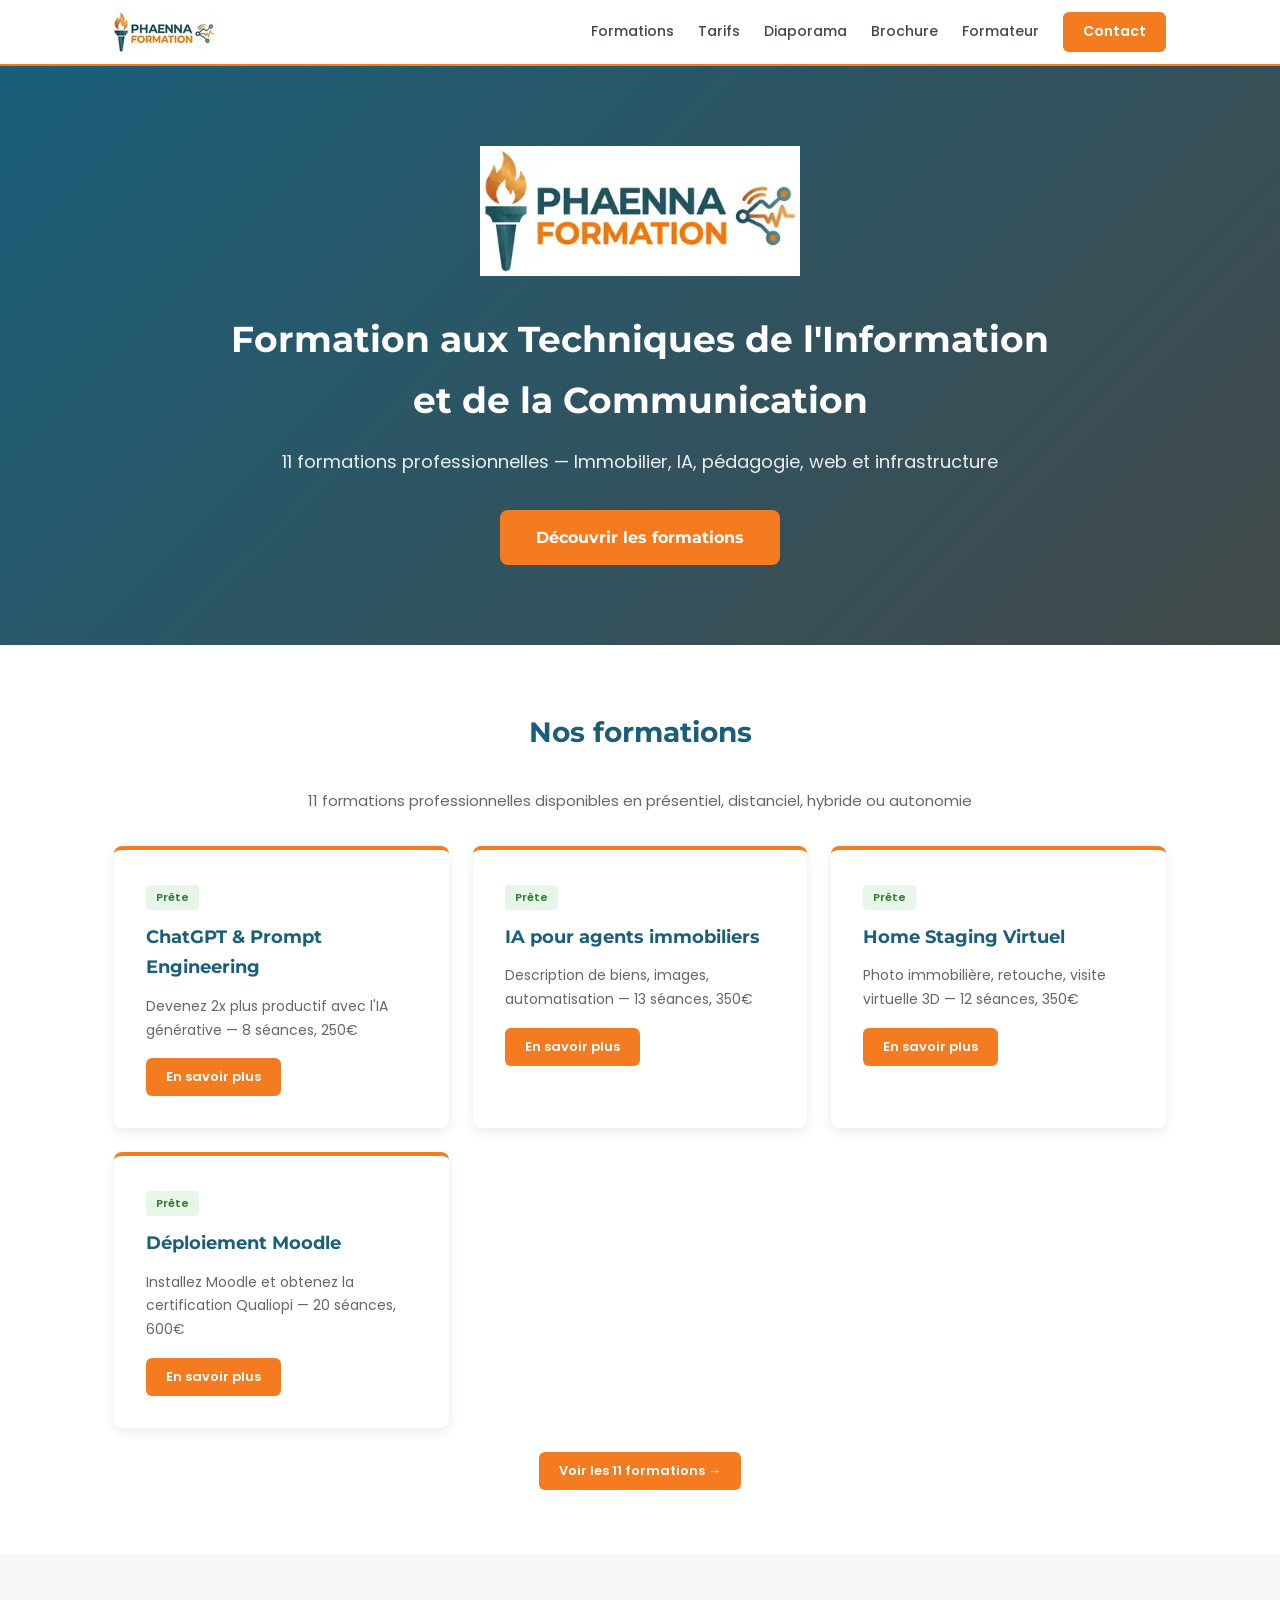
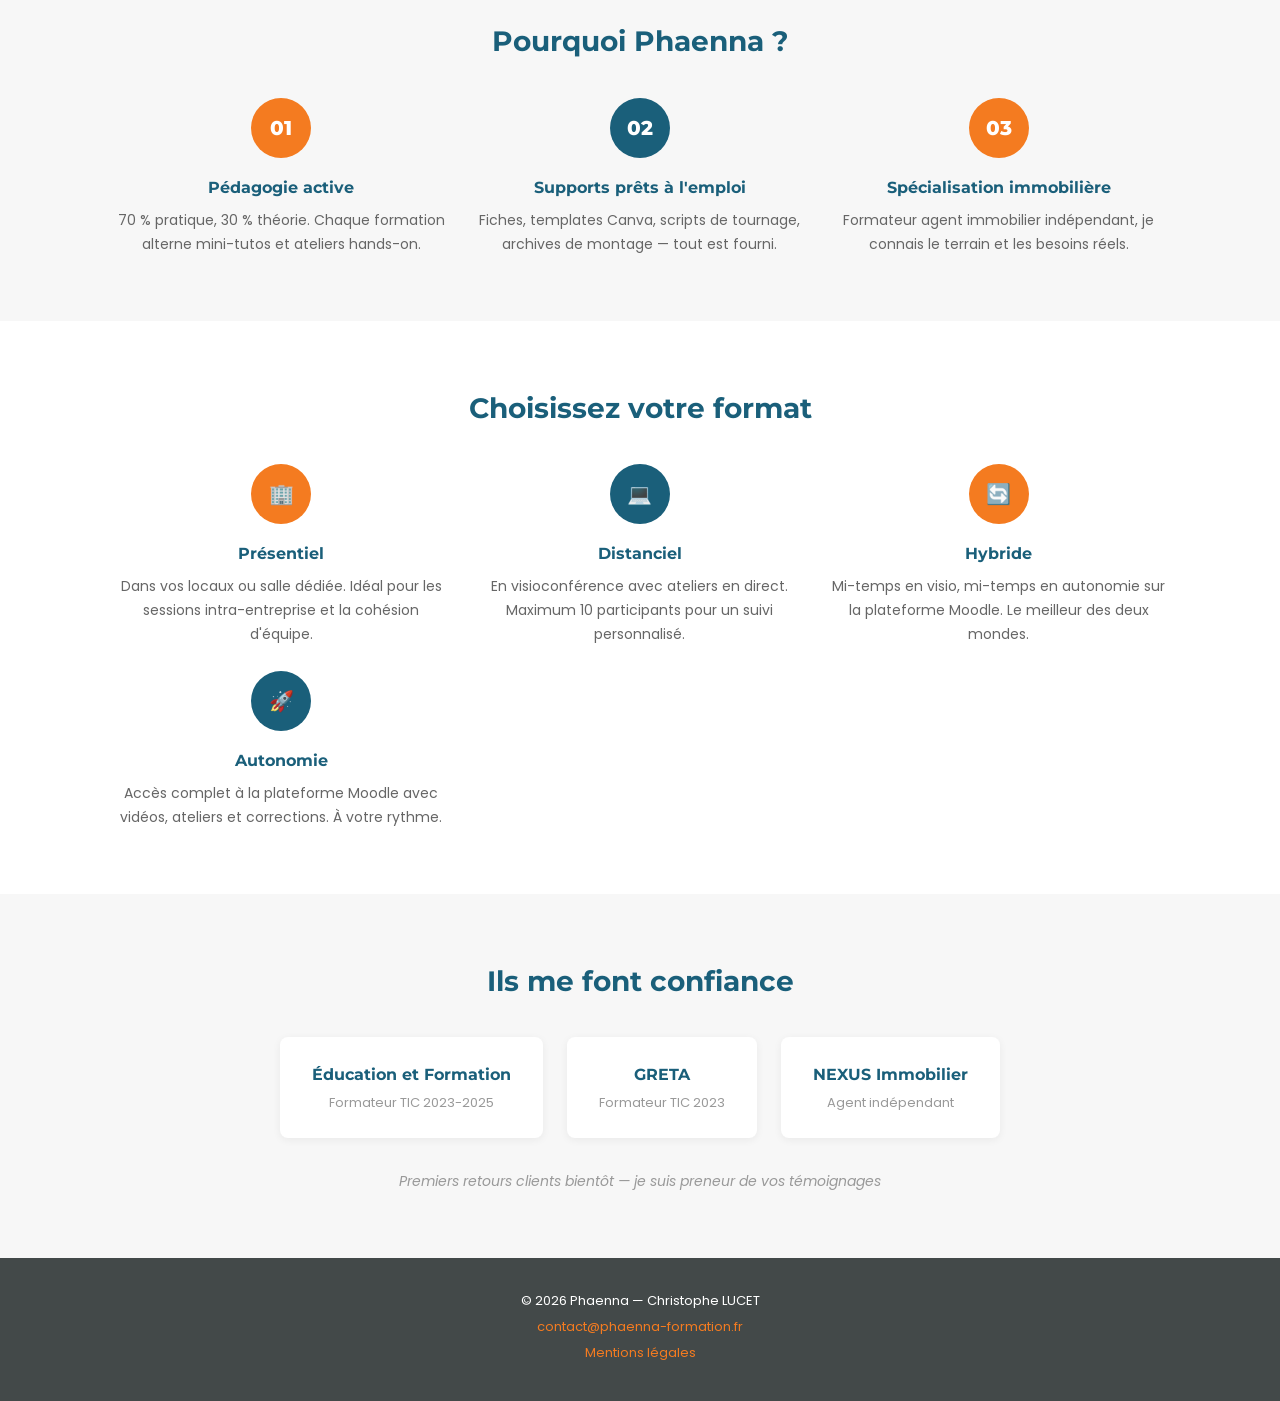
<file: index.html>
<!DOCTYPE html>
<html lang="fr">
<head>
  <meta charset="UTF-8">
<script async src="http://192.168.1.16:3000/script.js" data-website-id="bd9414ff-f8d8-4241-8ed2-ef2ad8c1cb50"></script>
<meta name="robots" content="noindex, nofollow">
<meta property="og:title" content="Phaenna — Formation aux TIC">
<meta property="og:description" content="Formation aux Techniques de l'Information et de la Communication">
<meta property="og:image" content="https://www.phaenna-formation.fr/assets/LOGO_PHAENNA.png">
<meta property="og:url" content="https://www.phaenna-formation.fr">
<meta property="og:type" content="website">
  <meta name="viewport" content="width=device-width, initial-scale=1.0">
  <title>Phaenna — Formation aux TIC</title>
  <link rel="icon" href="assets/LOGO_PHAENNA_FAVICON.png">
  <link rel="stylesheet" href="css/style.css">
</head>
<body>
  <nav>
    <div class="nav-inner">
      <a href="index.html" class="logo"><img src="assets/LOGO_PHAENNA_NAV.webp" alt="Phaenna" class="nav-logo-full"></a>
      <div class="nav-links">
        <a href="formations.html">Formations</a>
        <a href="tarifs.html">Tarifs</a>
        <a href="diaporama.html">Diaporama</a>
        <a href="brochure.html">Brochure</a>
        <a href="formateur.html">Formateur</a>
        <a href="contact.html" class="btn-nav">Contact</a>
      </div>
    </div>
  </nav>

  <section class="hero">
    <div class="hero-content">
      <img src="assets/LOGO_PHAENNA.webp" alt="Phaenna" class="hero-logo">
      <h1>Formation aux Techniques de l'Information<br>et de la Communication</h1>
      <p class="hero-sub">11 formations professionnelles — Immobilier, IA, pédagogie, web et infrastructure</p>
      <a href="formations.html" class="btn">Découvrir les formations</a>
    </div>
  </section>

  <section class="section">
    <div class="inner">
      <h2>Nos formations</h2>
      <p style="text-align:center;margin-bottom:32px;font-size:15px;color:#666;">11 formations professionnelles disponibles en présentiel, distanciel, hybride ou autonomie</p>
      <div class="cards">
        <div class="card">
          <div class="card-badge ready">Prête</div>
          <h3>ChatGPT & Prompt Engineering</h3>
          <p>Devenez 2x plus productif avec l'IA générative — 8 séances, 250€</p>
          <a href="formations.html" class="btn-small">En savoir plus</a>
        </div>
        <div class="card">
          <div class="card-badge ready">Prête</div>
          <h3>IA pour agents immobiliers</h3>
          <p>Description de biens, images, automatisation — 13 séances, 350€</p>
          <a href="formations.html" class="btn-small">En savoir plus</a>
        </div>
        <div class="card">
          <div class="card-badge ready">Prête</div>
          <h3>Home Staging Virtuel</h3>
          <p>Photo immobilière, retouche, visite virtuelle 3D — 12 séances, 350€</p>
          <a href="formations.html" class="btn-small">En savoir plus</a>
        </div>
        <div class="card">
          <div class="card-badge ready">Prête</div>
          <h3>Déploiement Moodle</h3>
          <p>Installez Moodle et obtenez la certification Qualiopi — 20 séances, 600€</p>
          <a href="formations.html" class="btn-small">En savoir plus</a>
        </div>
      </div>
      <p style="text-align:center;margin-top:24px;"><a href="formations.html" class="btn-small" style="background:#F47B20;">Voir les 11 formations →</a></p>
    </div>
  </section>

  <section class="section alt">
    <div class="inner">
      <h2>Pourquoi Phaenna ?</h2>
      <div class="why-grid">
        <div class="why-item">
          <div class="why-icon" style="background:#F47B20;">01</div>
          <h3>Pédagogie active</h3>
          <p>70 % pratique, 30 % théorie. Chaque formation alterne mini-tutos et ateliers hands-on.</p>
        </div>
        <div class="why-item">
          <div class="why-icon" style="background:#1A5F7A;">02</div>
          <h3>Supports prêts à l'emploi</h3>
          <p>Fiches, templates Canva, scripts de tournage, archives de montage — tout est fourni.</p>
        </div>
        <div class="why-item">
          <div class="why-icon" style="background:#F47B20;">03</div>
          <h3>Spécialisation immobilière</h3>
          <p>Formateur agent immobilier indépendant, je connais le terrain et les besoins réels.</p>
        </div>
      </div>
    </div>
  </section>

  <section class="section">
    <div class="inner">
      <h2>Choisissez votre format</h2>
      <div class="why-grid">
        <div class="why-item">
          <div class="why-icon" style="background:#F47B20;">🏢</div>
          <h3>Présentiel</h3>
          <p>Dans vos locaux ou salle dédiée. Idéal pour les sessions intra-entreprise et la cohésion d'équipe.</p>
        </div>
        <div class="why-item">
          <div class="why-icon" style="background:#1A5F7A;">💻</div>
          <h3>Distanciel</h3>
          <p>En visioconférence avec ateliers en direct. Maximum 10 participants pour un suivi personnalisé.</p>
        </div>
        <div class="why-item">
          <div class="why-icon" style="background:#F47B20;">🔄</div>
          <h3>Hybride</h3>
          <p>Mi-temps en visio, mi-temps en autonomie sur la plateforme Moodle. Le meilleur des deux mondes.</p>
        </div>
        <div class="why-item">
          <div class="why-icon" style="background:#1A5F7A;">🚀</div>
          <h3>Autonomie</h3>
          <p>Accès complet à la plateforme Moodle avec vidéos, ateliers et corrections. À votre rythme.</p>
        </div>
      </div>
    </div>
  </section>

  <section class="section alt" id="confiance">
    <div class="inner">
      <h2>Ils me font confiance</h2>
      <div style="display:flex;gap:24px;justify-content:center;align-items:center;flex-wrap:wrap;text-align:center;">
        <div style="padding:24px 32px;background:#fff;border-radius:8px;box-shadow:0 2px 8px rgba(0,0,0,0.06);min-width:180px;">
          <strong style="color:#1A5F7A;font-family:Montserrat;">Éducation et Formation</strong>
          <p style="font-size:13px;color:#999;margin-top:4px;">Formateur TIC 2023-2025</p>
        </div>
        <div style="padding:24px 32px;background:#fff;border-radius:8px;box-shadow:0 2px 8px rgba(0,0,0,0.06);min-width:180px;">
          <strong style="color:#1A5F7A;font-family:Montserrat;">GRETA</strong>
          <p style="font-size:13px;color:#999;margin-top:4px;">Formateur TIC 2023</p>
        </div>
        <div style="padding:24px 32px;background:#fff;border-radius:8px;box-shadow:0 2px 8px rgba(0,0,0,0.06);min-width:180px;">
          <strong style="color:#1A5F7A;font-family:Montserrat;">NEXUS Immobilier</strong>
          <p style="font-size:13px;color:#999;margin-top:4px;">Agent indépendant</p>
        </div>
      </div>
      <p style="text-align:center;font-style:italic;margin-top:32px;color:#999;font-size:14px;">
        Premiers retours clients bientôt — je suis preneur de vos témoignages
      </p>
    </div>
  </section>

  <footer>
    <div class="inner">
      <p>&copy; 2026 Phaenna — Christophe LUCET</p>
      <p><a href="mailto:contact@phaenna-formation.fr">contact@phaenna-formation.fr</a></p>
    </div>
  <p><a href="mentions-legales.html">Mentions légales</a></p>
</footer>
</body>
</html>
</file>
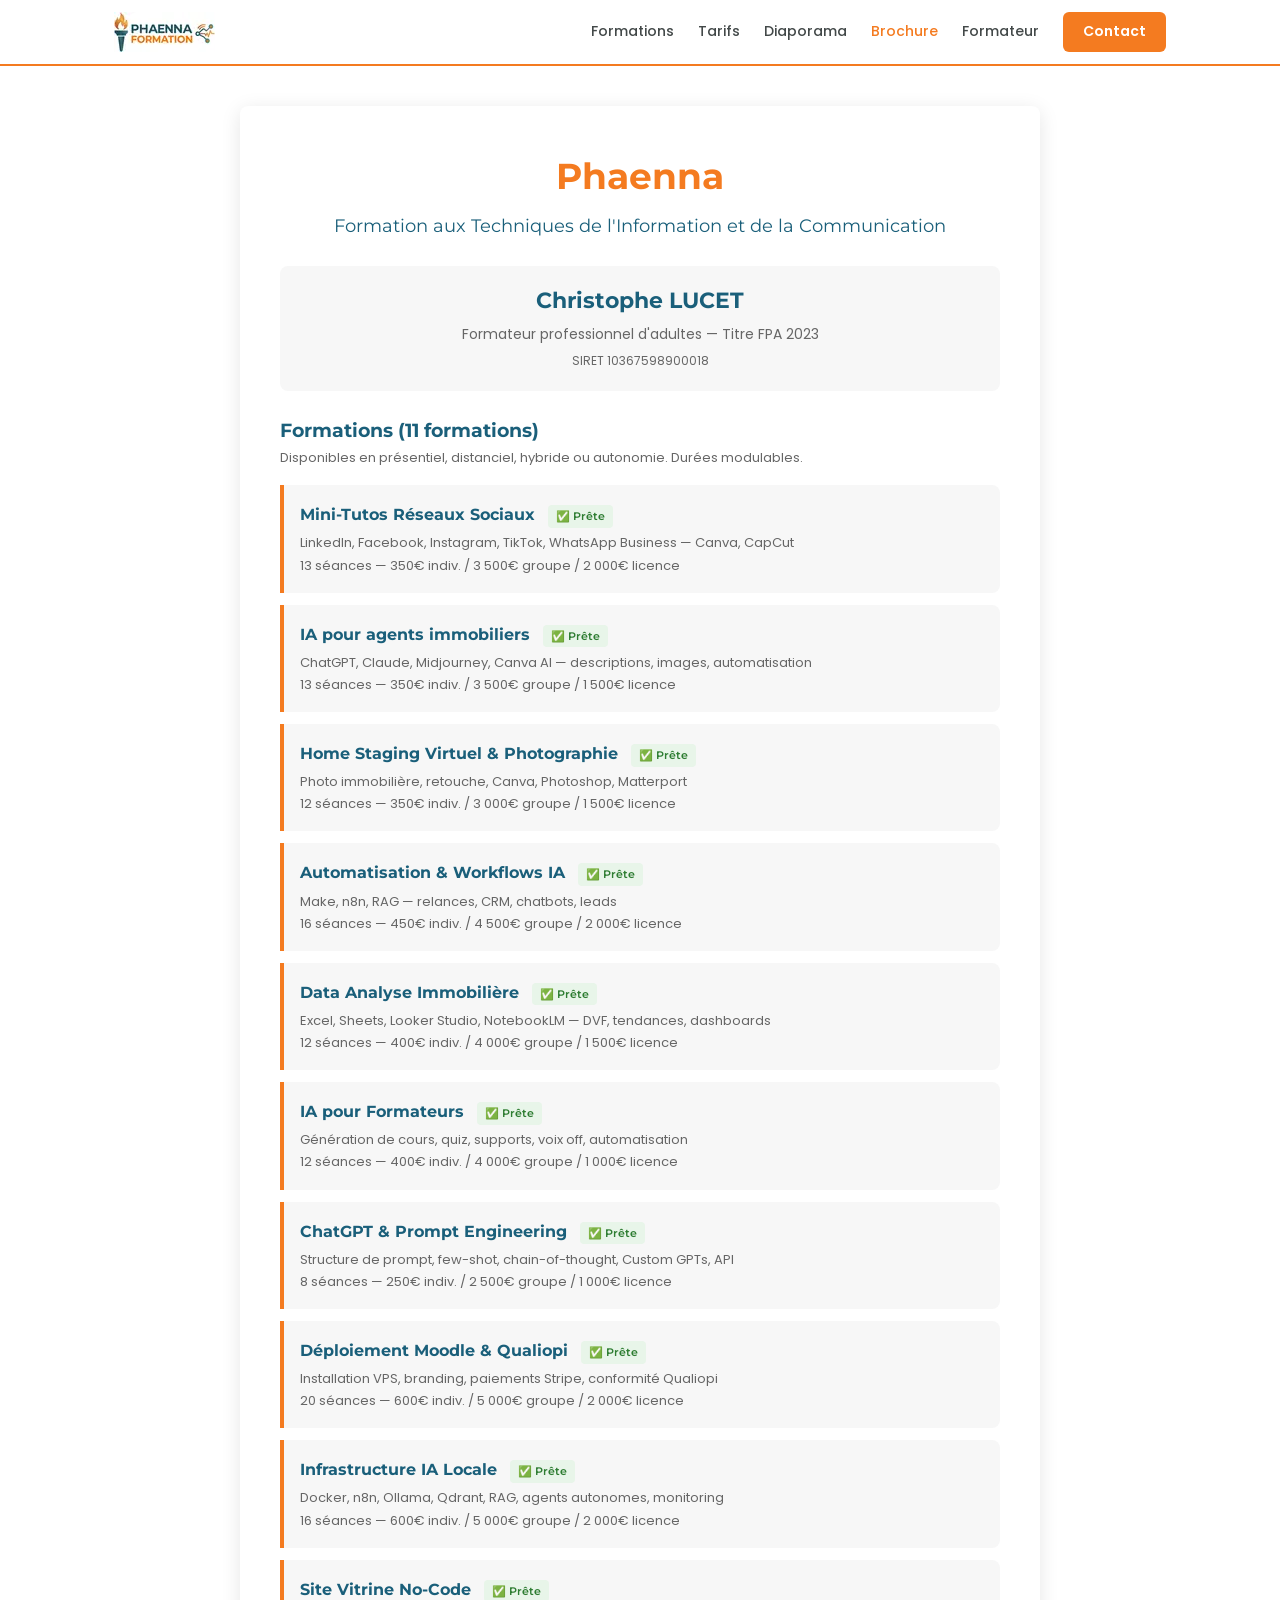
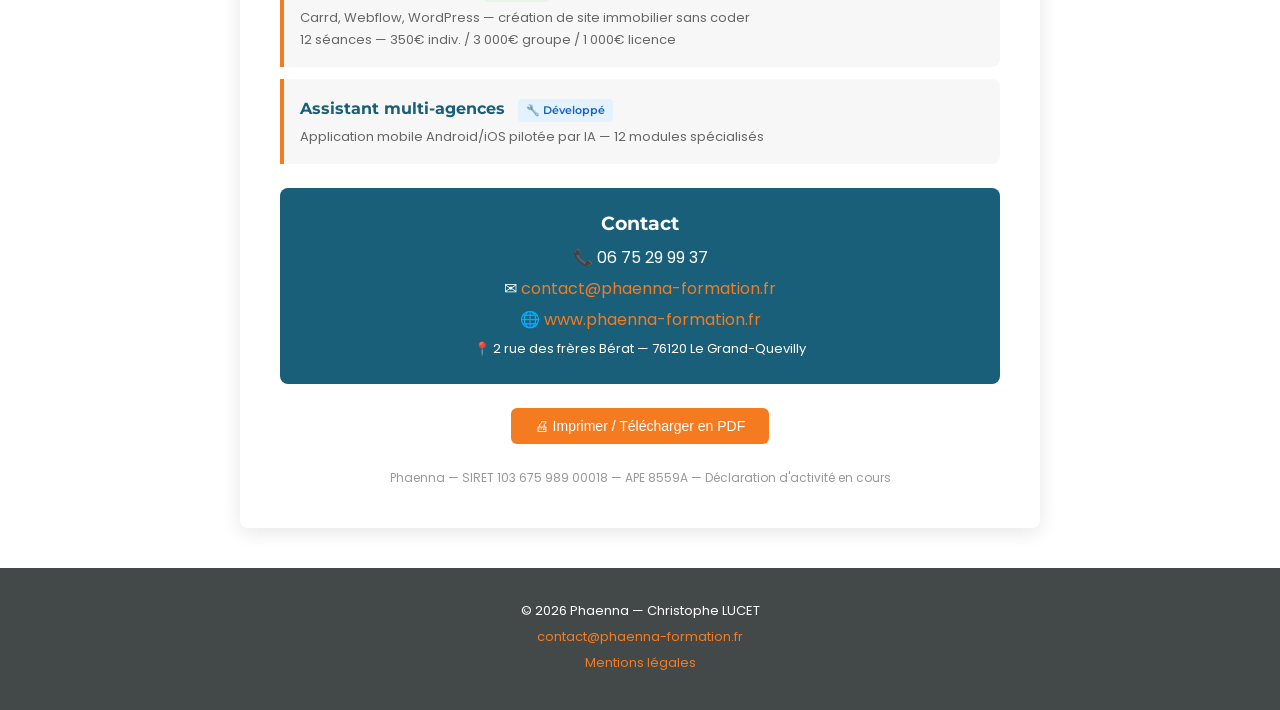
<file: brochure.html>
<!DOCTYPE html>
<html lang="fr">
<head>
  <meta charset="UTF-8">
<script async src="http://192.168.1.16:3000/script.js" data-website-id="bd9414ff-f8d8-4241-8ed2-ef2ad8c1cb50"></script>
<meta name="robots" content="noindex, nofollow">
<meta property="og:title" content="Phaenna — Formation aux TIC">
<meta property="og:description" content="Formation aux Techniques de l'Information et de la Communication">
<meta property="og:image" content="https://www.phaenna-formation.fr/assets/LOGO_PHAENNA.png">
<meta property="og:url" content="https://www.phaenna-formation.fr">
<meta property="og:type" content="website">
  <meta name="viewport" content="width=device-width, initial-scale=1.0">
  <title>Brochure — Phaenna</title>
  <link rel="icon" href="assets/LOGO_PHAENNA_FAVICON.png">
  <link rel="stylesheet" href="css/style.css">
  <style>
    .brochure {
      max-width: 800px; margin: 40px auto; padding: 40px;
      background: #fff; box-shadow: 0 4px 20px rgba(0,0,0,0.1); border-radius: 8px;
    }
    .brochure h1 { font-size: 36px; color: #F47B20; text-align: center; margin-bottom: 0; }
    .brochure h2 { font-size: 18px; color: #1A5F7A; text-align: center; margin-top: 4px; font-weight: 400; }
    .brochure .formateur { text-align: center; margin: 24px 0; padding: 16px; background: #F7F7F7; border-radius: 8px; }
    .brochure .formateur h3 { margin: 0; font-size: 22px; color: #1A5F7A; }
    .brochure .formateur p { margin: 4px 0; font-size: 14px; color: #666; }
    .brochure .formations { margin: 24px 0; }
    .brochure .formation-card { padding: 16px; margin-bottom: 12px; border-left: 4px solid #F47B20; background: #F7F7F7; border-radius: 0 8px 8px 0; }
    .brochure .formation-card h4 { margin: 0 0 4px; font-size: 16px; }
    .brochure .formation-card .badge { display: inline-block; padding: 2px 8px; border-radius: 4px; font-size: 11px; font-weight: 600; margin-left: 8px; }
    .badge-ready { background: #E8F5E9; color: #2E7D32; }
    .badge-progress { background: #FFF3E0; color: #E65100; }
    .badge-planned { background: #E3F2FD; color: #1565C0; }
    .brochure .parcours { margin: 24px 0; }
    .brochure .parcours table { width: 100%; font-size: 14px; }
    .brochure .parcours th { text-align: left; background: #1A5F7A; color: #fff; padding: 8px 12px; }
    .brochure .parcours td { padding: 8px 12px; border-bottom: 1px solid #eee; }
    .brochure .contact { margin: 24px 0; padding: 20px; background: #1A5F7A; color: #fff; border-radius: 8px; text-align: center; }
    .brochure .contact a { color: #F47B20; }
    .brochure .footer { text-align: center; font-size: 12px; color: #999; margin-top: 24px; }
    .print-btn { text-align: center; margin: 20px 0; }
    .print-btn button { background: #F47B20; color: #fff; border: none; padding: 10px 24px; border-radius: 6px; font-size: 14px; cursor: pointer; }
    .print-btn button:hover { background: #FF9F1C; }
    @media print { .print-btn { display: none; } .brochure { box-shadow: none; padding: 20px; } }
  </style>
</head>
<body>
  <nav>
    <div class="nav-inner">
      <a href="index.html" class="logo"><img src="assets/LOGO_PHAENNA_NAV.webp" alt="Phaenna" class="nav-logo-full"></a>
      <div class="nav-links">
        <a href="formations.html">Formations</a>
        <a href="tarifs.html">Tarifs</a>
        <a href="diaporama.html">Diaporama</a>
        <a href="brochure.html" class="active">Brochure</a>
        <a href="formateur.html">Formateur</a>
        <a href="contact.html" class="btn-nav">Contact</a>
      </div>
    </div>
  </nav>

  <div class="brochure">
    <h1>Phaenna</h1>
    <h2>Formation aux Techniques de l'Information et de la Communication</h2>

    <div class="formateur">
      <h3>Christophe LUCET</h3>
      <p>Formateur professionnel d'adultes — Titre FPA 2023</p>
      <p style="font-size:12px;">SIRET 10367598900018</p>
    </div>

    <div class="formations">
      <h3>Formations (11 formations)</h3>

      <p style="font-size:13px;color:#666;margin-bottom:16px;">Disponibles en présentiel, distanciel, hybride ou autonomie. Durées modulables.</p>

      <div class="formation-card">
        <h4>Mini-Tutos Réseaux Sociaux <span class="badge badge-ready">✅ Prête</span></h4>
        <p style="font-size:13px;color:#666;">LinkedIn, Facebook, Instagram, TikTok, WhatsApp Business — Canva, CapCut<br>
        13 séances — 350€ indiv. / 3 500€ groupe / 2 000€ licence</p>
      </div>

      <div class="formation-card">
        <h4>IA pour agents immobiliers <span class="badge badge-ready">✅ Prête</span></h4>
        <p style="font-size:13px;color:#666;">ChatGPT, Claude, Midjourney, Canva AI — descriptions, images, automatisation<br>
        13 séances — 350€ indiv. / 3 500€ groupe / 1 500€ licence</p>
      </div>

      <div class="formation-card">
        <h4>Home Staging Virtuel & Photographie <span class="badge badge-ready">✅ Prête</span></h4>
        <p style="font-size:13px;color:#666;">Photo immobilière, retouche, Canva, Photoshop, Matterport<br>
        12 séances — 350€ indiv. / 3 000€ groupe / 1 500€ licence</p>
      </div>

      <div class="formation-card">
        <h4>Automatisation & Workflows IA <span class="badge badge-ready">✅ Prête</span></h4>
        <p style="font-size:13px;color:#666;">Make, n8n, RAG — relances, CRM, chatbots, leads<br>
        16 séances — 450€ indiv. / 4 500€ groupe / 2 000€ licence</p>
      </div>

      <div class="formation-card">
        <h4>Data Analyse Immobilière <span class="badge badge-ready">✅ Prête</span></h4>
        <p style="font-size:13px;color:#666;">Excel, Sheets, Looker Studio, NotebookLM — DVF, tendances, dashboards<br>
        12 séances — 400€ indiv. / 4 000€ groupe / 1 500€ licence</p>
      </div>

      <div class="formation-card">
        <h4>IA pour Formateurs <span class="badge badge-ready">✅ Prête</span></h4>
        <p style="font-size:13px;color:#666;">Génération de cours, quiz, supports, voix off, automatisation<br>
        12 séances — 400€ indiv. / 4 000€ groupe / 1 000€ licence</p>
      </div>

      <div class="formation-card">
        <h4>ChatGPT & Prompt Engineering <span class="badge badge-ready">✅ Prête</span></h4>
        <p style="font-size:13px;color:#666;">Structure de prompt, few-shot, chain-of-thought, Custom GPTs, API<br>
        8 séances — 250€ indiv. / 2 500€ groupe / 1 000€ licence</p>
      </div>

      <div class="formation-card">
        <h4>Déploiement Moodle & Qualiopi <span class="badge badge-ready">✅ Prête</span></h4>
        <p style="font-size:13px;color:#666;">Installation VPS, branding, paiements Stripe, conformité Qualiopi<br>
        20 séances — 600€ indiv. / 5 000€ groupe / 2 000€ licence</p>
      </div>

      <div class="formation-card">
        <h4>Infrastructure IA Locale <span class="badge badge-ready">✅ Prête</span></h4>
        <p style="font-size:13px;color:#666;">Docker, n8n, Ollama, Qdrant, RAG, agents autonomes, monitoring<br>
        16 séances — 600€ indiv. / 5 000€ groupe / 2 000€ licence</p>
      </div>

      <div class="formation-card">
        <h4>Site Vitrine No-Code <span class="badge badge-ready">✅ Prête</span></h4>
        <p style="font-size:13px;color:#666;">Carrd, Webflow, WordPress — création de site immobilier sans coder<br>
        12 séances — 350€ indiv. / 3 000€ groupe / 1 000€ licence</p>
      </div>

      <div class="formation-card">
        <h4>Assistant multi-agences <span class="badge badge-planned">🔧 Développé</span></h4>
        <p style="font-size:13px;color:#666;">Application mobile Android/iOS pilotée par IA — 12 modules spécialisés</p>
      </div>
    </div>

    <div class="contact">
      <h3 style="color:#fff;margin-top:0;">Contact</h3>
      <p style="margin:4px 0;">📞 06 75 29 99 37</p>
      <p style="margin:4px 0;">✉ <a href="mailto:contact@phaenna-formation.fr">contact@phaenna-formation.fr</a></p>
      <p style="margin:4px 0;">🌐 <a href="https://www.phaenna-formation.fr">www.phaenna-formation.fr</a></p>
      <p style="margin:4px 0;font-size:13px;">📍 2 rue des frères Bérat — 76120 Le Grand-Quevilly</p>
    </div>

    <div class="print-btn">
      <button onclick="window.print()">🖨 Imprimer / Télécharger en PDF</button>
    </div>

    <div class="footer">
      Phaenna — SIRET 103 675 989 00018 — APE 8559A — Déclaration d'activité en cours
    </div>
  </div>

  <footer>
    <div class="inner">
      <p>&copy; 2026 Phaenna — Christophe LUCET</p>
      <p><a href="mailto:contact@phaenna-formation.fr">contact@phaenna-formation.fr</a></p>
    </div>
  <p><a href="mentions-legales.html">Mentions légales</a></p>
</footer>
</body>
</html>
</file>
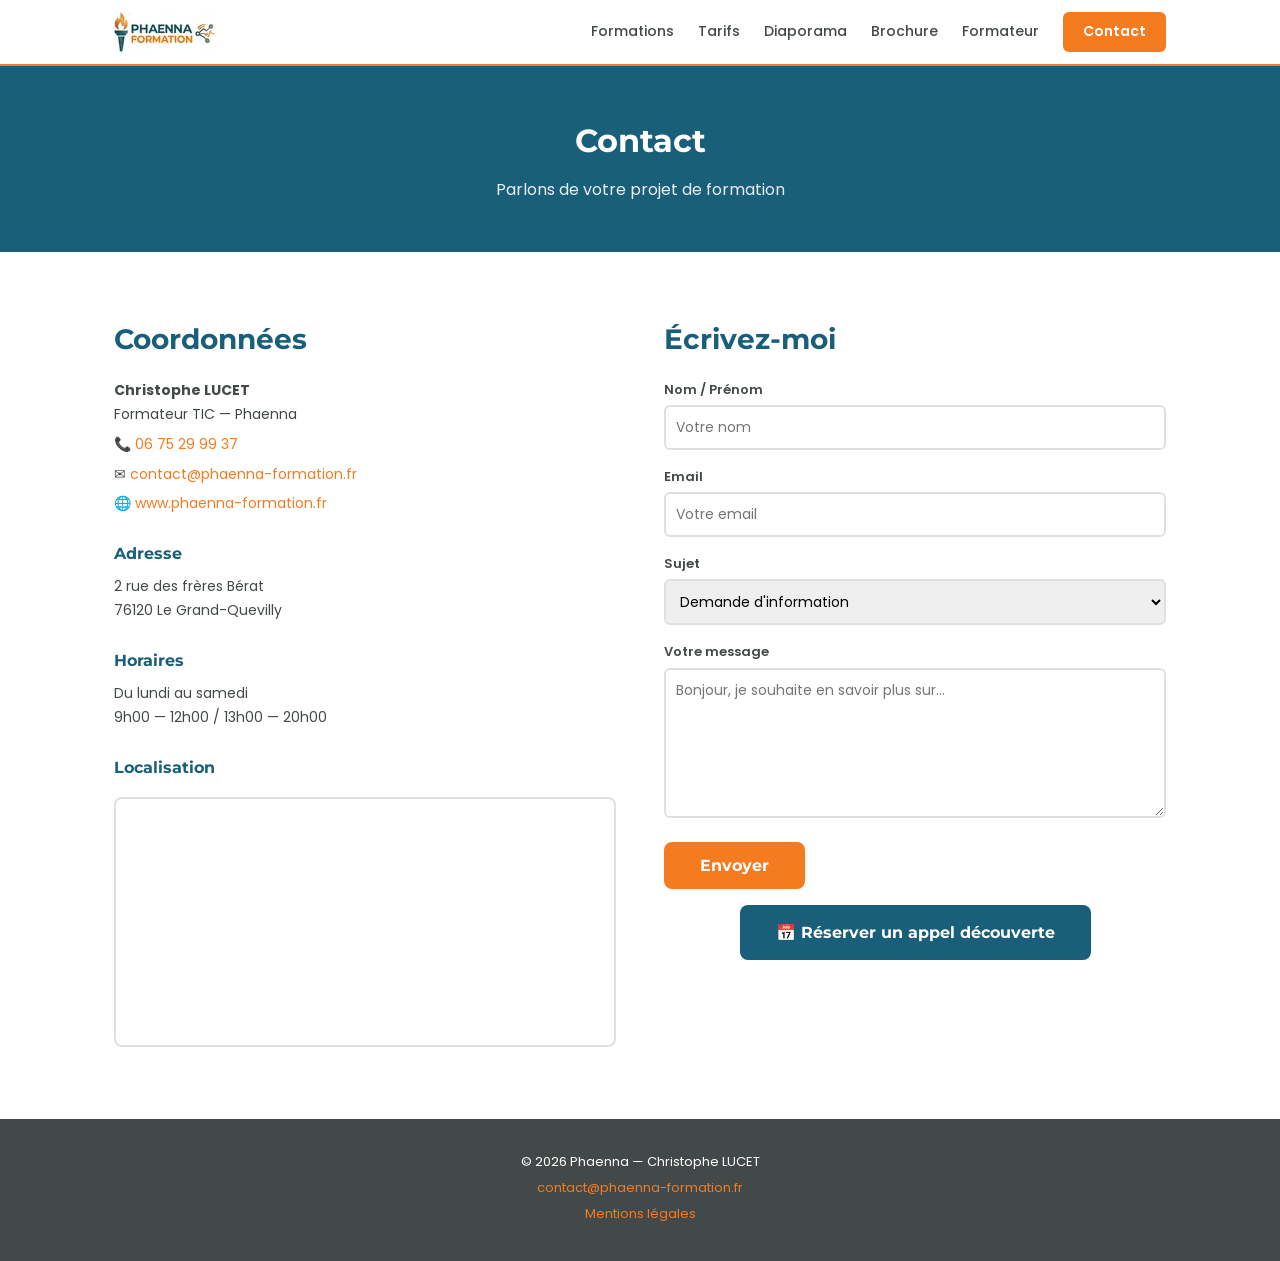
<file: contact.html>
<!DOCTYPE html>
<html lang="fr">
<head>
  <meta charset="UTF-8">
<script async src="http://192.168.1.16:3000/script.js" data-website-id="bd9414ff-f8d8-4241-8ed2-ef2ad8c1cb50"></script>
<meta name="robots" content="noindex, nofollow">
<meta property="og:title" content="Phaenna — Formation aux TIC">
<meta property="og:description" content="Formation aux Techniques de l'Information et de la Communication">
<meta property="og:image" content="https://www.phaenna-formation.fr/assets/LOGO_PHAENNA.png">
<meta property="og:url" content="https://www.phaenna-formation.fr">
<meta property="og:type" content="website">
  <meta name="viewport" content="width=device-width, initial-scale=1.0">
  <title>Contact — Phaenna</title>
  <link rel="icon" href="assets/LOGO_PHAENNA_FAVICON.png">
  <link rel="stylesheet" href="css/style.css">
</head>
<body>
  <nav>
    <div class="nav-inner">
      <a href="index.html" class="logo"><img src="assets/LOGO_PHAENNA_NAV.webp" alt="Phaenna" class="nav-logo-full"></a>
      <div class="nav-links">
        <a href="formations.html">Formations</a>
        <a href="tarifs.html">Tarifs</a>
        <a href="diaporama.html">Diaporama</a>
        <a href="brochure.html">Brochure</a>
        <a href="formateur.html">Formateur</a>
        <a href="contact.html" class="btn-nav active">Contact</a>
      </div>
    </div>
  </nav>

  <section class="page-header">
    <div class="inner">
      <h1>Contact</h1>
      <p>Parlons de votre projet de formation</p>
    </div>
  </section>

  <section class="section">
    <div class="inner contact-grid">
      <div class="contact-info">
        <h2>Coordonnées</h2>
        <p><strong>Christophe LUCET</strong><br>
        Formateur TIC — Phaenna</p>

        <p>📞 <a href="tel:+33675299937">06 75 29 99 37</a></p>
        <p>✉ <a href="mailto:contact@phaenna-formation.fr">contact@phaenna-formation.fr</a></p>
        <p>🌐 <a href="https://www.phaenna-formation.fr">www.phaenna-formation.fr</a></p>

        <h3>Adresse</h3>
        <p>2 rue des frères Bérat<br>
        76120 Le Grand-Quevilly</p>

        <h3>Horaires</h3>
        <p>Du lundi au samedi<br>
        9h00 — 12h00 / 13h00 — 20h00</p>

        <h3>Localisation</h3>
        <iframe src="https://www.openstreetmap.org/export/embed.html?bbox=1.0413%2C49.3851%2C1.1148%2C49.4204&amp;layer=mapnik&amp;marker=49.4028%2C1.0780" width="100%" height="250" style="border:2px solid #E0E0E0;border-radius:8px;margin-top:8px;" loading="lazy"></iframe>
      </div>

      <div class="contact-form">
        <h2>Écrivez-moi</h2>
        <form action="https://api.web3forms.com/submit" method="POST">
          <input type="hidden" name="access_key" value="e3d5b780-dc89-4dbd-bf98-b75d3ca4b2c2">
          <input type="checkbox" name="botcheck" style="display:none;">
          <input type="hidden" name="redirect" value="https://www.phaenna-formation.fr/merci.html">
          <label for="nom">Nom / Prénom</label>
          <input type="text" id="nom" name="name" placeholder="Votre nom" required style="width:100%;padding:10px;border:2px solid #E0E0E0;border-radius:6px;margin-bottom:16px;font-family:'Poppins',sans-serif;font-size:14px;">
          <label for="email">Email</label>
          <input type="email" id="email" name="email" placeholder="Votre email" required style="width:100%;padding:10px;border:2px solid #E0E0E0;border-radius:6px;margin-bottom:16px;font-family:'Poppins',sans-serif;font-size:14px;">
          <label for="sujet">Sujet</label>
          <select id="sujet" name="subject" required style="width:100%;padding:10px;border:2px solid #E0E0E0;border-radius:6px;margin-bottom:16px;font-family:'Poppins',sans-serif;font-size:14px;">
            <option value="Demande d'information">Demande d'information</option>
            <option value="Devis formation - Réseaux Sociaux">Devis — Réseaux Sociaux</option>
            <option value="Devis formation - IA Immobilier">Devis — IA Immobilier</option>
            <option value="Devis formation - Home Staging">Devis — Home Staging Virtuel</option>
            <option value="Devis formation - Automatisation IA">Devis — Automatisation & Workflows IA</option>
            <option value="Devis formation - Data Analyse">Devis — Data Analyse Immobilière</option>
            <option value="Devis formation - IA Formateurs">Devis — IA pour Formateurs</option>
            <option value="Devis formation - ChatGPT">Devis — ChatGPT & Prompt Engineering</option>
            <option value="Devis formation - Moodle">Devis — Déploiement Moodle</option>
            <option value="Devis formation - Infra IA">Devis — Infrastructure IA Locale</option>
            <option value="Devis formation - Site Vitrine">Devis — Site Vitrine No-Code</option>
            <option value="Devis intra-entreprise">Devis intra-entreprise (plusieurs personnes)</option>
            <option value="Autre">Autre</option>
          </select>
          <label for="message">Votre message</label>
          <textarea id="message" name="message" rows="6" placeholder="Bonjour, je souhaite en savoir plus sur..." required style="width:100%;padding:10px;border:2px solid #E0E0E0;border-radius:6px;margin-bottom:16px;font-family:'Poppins',sans-serif;font-size:14px;"></textarea>
          <button type="submit" class="btn">Envoyer</button>
        </form>
        <div style="text-align:center;margin-top:16px;">
          <a href="https://cal.eu/christophe-lucet-jjjraw/30min" class="btn" target="_blank" style="display:inline-block;background:#1A5F7A;">
            📅 Réserver un appel découverte
          </a>
        </div>
        </form>
      </div>
    </div>
  </section>

  <footer>
    <div class="inner">
      <p>&copy; 2026 Phaenna — Christophe LUCET</p>
      <p><a href="mailto:contact@phaenna-formation.fr">contact@phaenna-formation.fr</a></p>
    </div>
  <p><a href="mentions-legales.html">Mentions légales</a></p>
</footer>
</body>
</html>
</file>
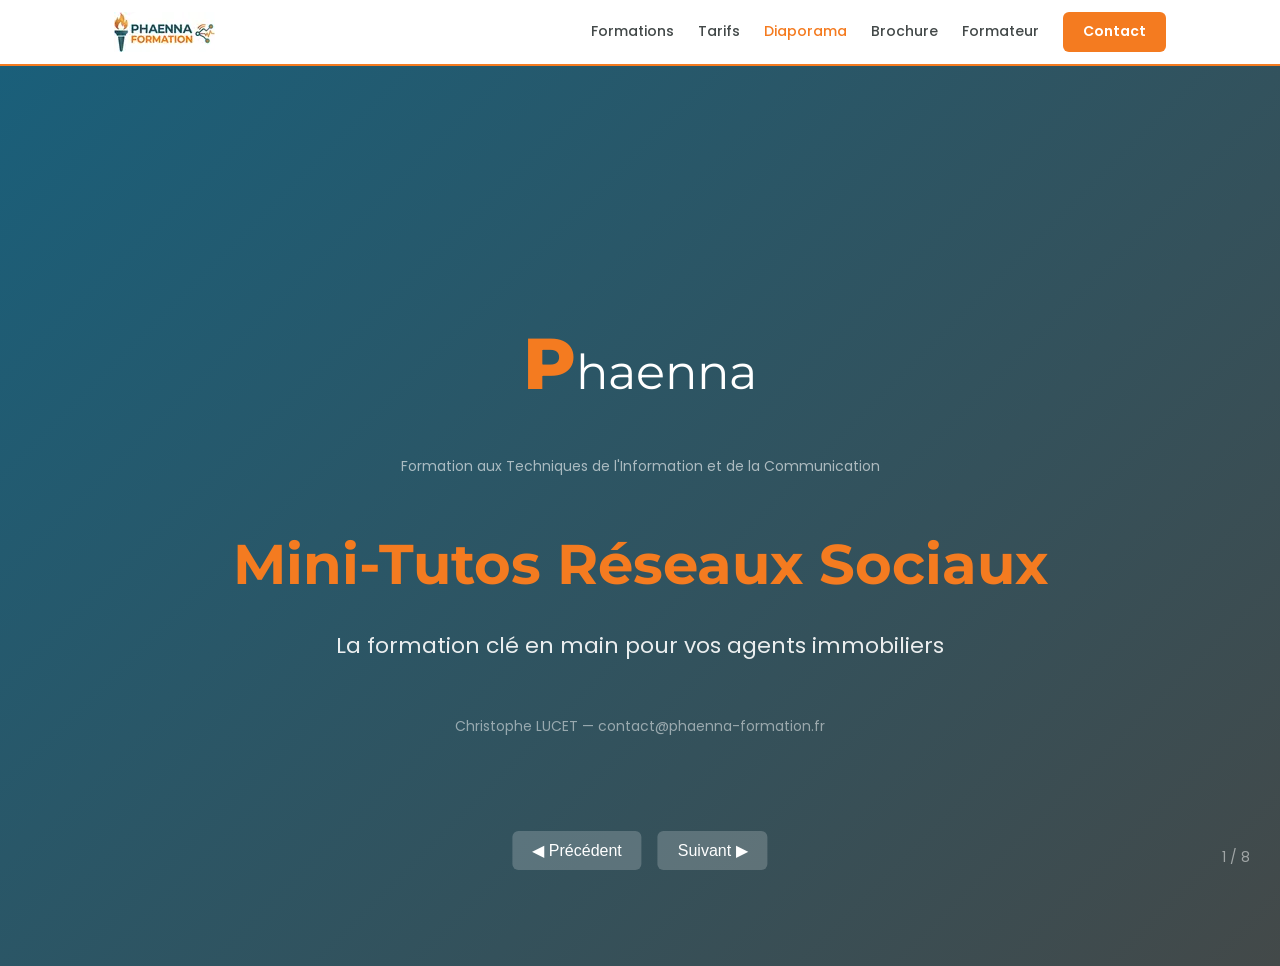
<file: diaporama.html>
<!DOCTYPE html>
<html lang="fr">
<head>
<meta charset="UTF-8">
<script async src="http://192.168.1.16:3000/script.js" data-website-id="bd9414ff-f8d8-4241-8ed2-ef2ad8c1cb50"></script>
<meta name="robots" content="noindex, nofollow">
<meta property="og:title" content="Phaenna — Formation aux TIC">
<meta property="og:description" content="Formation aux Techniques de l'Information et de la Communication">
<meta property="og:image" content="https://www.phaenna-formation.fr/assets/LOGO_PHAENNA.png">
<meta property="og:url" content="https://www.phaenna-formation.fr">
<meta property="og:type" content="website">
<meta name="viewport" content="width=device-width, initial-scale=1.0">
<title>Mini-Tutos Réseaux Sociaux — Diaporama</title>
<link rel="stylesheet" href="css/style.css">
  <style>
    * { margin: 0; padding: 0; box-sizing: border-box; }
    body { font-family: 'Poppins', Arial, sans-serif; background: #1A5F7A; overflow: hidden; height: 100vh; }
    .slide { display: none; width: 100vw; height: 100vh; padding: 80px 60px 60px; color: #fff; position: relative; }
  .slide.active { display: flex; flex-direction: column; justify-content: center; }
  .slide h1 { font-family: 'Montserrat', sans-serif; font-size: 48px; margin-bottom: 16px; }
  .slide h2 { font-family: 'Montserrat', sans-serif; font-size: 32px; margin-bottom: 24px; }
  .slide h3 { font-family: 'Montserrat', sans-serif; font-size: 22px; margin-bottom: 12px; color: #F47B20; }
  .slide p { font-size: 18px; line-height: 1.6; margin-bottom: 12px; opacity: 0.9; }
  .slide ul { list-style: none; font-size: 18px; line-height: 2; }
  .slide ul li::before { content: "▸ "; color: #F47B20; font-weight: bold; }
  .slide table { width: 100%; border-collapse: collapse; font-size: 16px; margin: 16px 0; }
  .slide th { background: #F47B20; color: #fff; padding: 10px 16px; text-align: left; }
  .slide td { padding: 8px 16px; border-bottom: 1px solid rgba(255,255,255,0.2); }
  .badge { display: inline-block; background: #F47B20; color: #fff; padding: 4px 12px; border-radius: 4px; font-size: 14px; }

  .nav-arrows { position: fixed; bottom: 30px; left: 50%; transform: translateX(-50%); z-index: 100; display: flex; gap: 16px; }
  .nav-arrows button { background: rgba(255,255,255,0.2); color: #fff; border: none; padding: 10px 20px; border-radius: 6px; cursor: pointer; font-size: 16px; }
  .nav-arrows button:hover { background: #F47B20; }
  .counter { position: fixed; bottom: 30px; right: 30px; color: rgba(255,255,255,0.5); font-size: 14px; z-index: 100; }

  .slide-1 { background: linear-gradient(135deg, #1A5F7A 0%, #434949 100%); text-align: center; }
  .slide-1 h1 { color: #F47B20; font-size: 56px; }
  .slide-1 p { font-size: 22px; }
  .slide-alt { background: #fff; color: #434949; }
  .slide-alt h2 { color: #1A5F7A; }
  .slide-alt th { background: #1A5F7A; }
  .slide-alt td { border-color: #ddd; }
  .slide-alt ul li::before { color: #F47B20; }

  .roi-grid { display: grid; grid-template-columns: 1fr 1fr; gap: 24px; margin: 20px 0; }
  .roi-card { background: rgba(255,255,255,0.1); padding: 24px; border-radius: 8px; }
  .roi-card h3 { color: #F47B20; }
  .roi-card .price { font-size: 36px; font-weight: 800; font-family: Montserrat; color: #fff; }
  .roi-card .price.ok { color: #4CAF50; }
  .slide-alt .roi-card { background: #F7F7F7; }
  .slide-alt .roi-card .price { color: #1A5F7A; }
  .slide-alt .roi-card .price.ok { color: #4CAF50; }

  .contact-info { background: rgba(255,255,255,0.1); padding: 24px; border-radius: 8px; margin-top: 20px; }
  .contact-info p { margin: 4px 0; }
  .slide-alt .contact-info { background: #F7F7F7; }

  @media (max-width: 768px) {
    .slide { padding: 30px; }
    .slide h1 { font-size: 32px; }
    .slide h2 { font-size: 24px; }
    .slide p, .slide ul { font-size: 15px; }
    .roi-grid { grid-template-columns: 1fr; }
  }
</style>
</head>
<body>
<nav>
  <div class="nav-inner">
    <a href="index.html" class="logo"><img src="assets/LOGO_PHAENNA_NAV.webp" alt="Phaenna" class="nav-logo-full"></a>
    <div class="nav-links">
      <a href="formations.html">Formations</a>
        <a href="tarifs.html">Tarifs</a>
      <a href="diaporama.html" class="active">Diaporama</a>
      <a href="brochure.html">Brochure</a>
      <a href="formateur.html">Formateur</a>
      <a href="contact.html" class="btn-nav">Contact</a>
    </div>
  </div>
</nav>

<div id="slide1" class="slide slide-1 active">
  <div style="margin-bottom:30px;"><span style="font-family:Montserrat;font-size:72px;color:#F47B20;font-weight:800;">P</span><span style="font-family:Montserrat;font-size:48px;">haenna</span></div>
  <p style="font-size:14px;opacity:0.6;margin-bottom:40px;">Formation aux Techniques de l'Information et de la Communication</p>
  <h1>Mini-Tutos Réseaux Sociaux</h1>
  <p>La formation clé en main pour vos agents immobiliers</p>
  <p style="margin-top:40px;font-size:14px;opacity:0.5;">Christophe LUCET — contact@phaenna-formation.fr</p>
</div>

<div id="slide2" class="slide slide-alt">
  <h2>Pourquoi former vos agents ?</h2>
  <ul>
    <li><strong>78 %</strong> des acheteurs consultent les réseaux avant d'acheter</li>
    <li>Les <strong>algorithmes</strong> changent tous les 6 mois</li>
    <li>Une agence <strong>visible</strong> = une agence qui vend</li>
    <li>La <strong>cohérence</strong> de marque rassure les clients</li>
    <li>Un agent formé publie <strong>3× plus</strong> qu'un agent non formé</li>
  </ul>
</div>

<div id="slide3" class="slide" style="background:linear-gradient(135deg,#1A5F7A,#434949);">
  <h2 style="color:#F47B20;">Le programme</h2>
  <p style="font-size:24px;margin-bottom:24px;">13 séances × 2h = <strong style="color:#F47B20;">26 heures</strong></p>
  <table>
    <tr><th>Période</th><th>Thème</th><th>Séances</th></tr>
    <tr><td>Séance 0</td><td>Audit des profils & branding</td><td>TT-00a à TT-00d (4)</td></tr>
    <tr><td>Module 1</td><td>Optimisation LinkedIn & Meta</td><td>TT-01 à TT-04 (4)</td></tr>
    <tr><td>Module 2</td><td>Création de contenu visuel (Canva)</td><td>TT-05 à TT-08 (4)</td></tr>
    <tr><td>Module 3</td><td>Contenu immobilier (annonces, planning)</td><td>TT-09 à TT-12 (4)</td></tr>
    <tr><td>Module 4</td><td>Vidéo & walkthrough</td><td>TT-13 à TT-16 (4)</td></tr>
    <tr><td>Module 5</td><td>Légendes & programmation</td><td>TT-17 à TT-20 (4)</td></tr>
    <tr><td>Module 6</td><td>Statistiques & projet final</td><td>TT-21 à TT-22 (2+1 atelier)</td></tr>
    <tr><td>Post-formation</td><td>Suivi à 3 mois</td><td>1 séance</td></tr>
  </table>
</div>

<div id="slide4" class="slide slide-alt">
  <h2>Supports inclus</h2>
  <div style="display:grid;grid-template-columns:1fr 1fr;gap:12px;">
    <ul>
      <li>26 scénarios vidéo</li>
      <li>14 ateliers pratiques</li>
      <li>6 fiches mémo</li>
      <li>44 documents PDF brandés</li>
    </ul>
    <ul>
      <li>Templates Canva</li>
      <li>Quiz + questionnaires</li>
      <li>Attestations individuelles</li>
      <li>Bilan pédagogique pour l'agence</li>
    </ul>
  </div>
</div>

<div id="slide5" class="slide" style="background:linear-gradient(135deg,#434949,#1A5F7A);">
  <h2 style="color:#F47B20;">Tarifs</h2>
  <table>
    <tr><th>Formule</th><th>Prix HT</th><th>Détail</th></tr>
    <tr><td>Intra-entreprise (10 pers. max)</td><td><strong>4 000 €</strong></td><td>Cycle complet <strong>26h</strong></td></tr>
    <tr><td>Intra-entreprise (5 pers. max)</td><td>2 500 €</td><td>Format réduit</td></tr>
    <tr><td>Pack 2 groupes (20 pers.)</td><td>7 000 €</td><td>Économie de 1 000 €</td></tr>
    <tr><td>Inter-entreprises (individuel)</td><td>350 €</td><td>Cycle complet, dates fixes</td></tr>
    <tr><td>Licence supports (sans formateur)</td><td>2 000 €/an</td><td>Templates + fiches + mise à jour</td></tr>
    <tr><td>Suivi post-formation (3 mois)</td><td>800 €</td><td>3 séances de 1h en visio</td></tr>
  </table>
  <p style="margin-top:16px;font-size:14px;opacity:0.7;">Prise en charge OPCO possible (Qualiopi en cours)</p>
</div>

<div id="slide6" class="slide slide-alt">
  <h2>ROI — Retour sur investissement</h2>
  <div class="roi-grid">
    <div class="roi-card">
      <h3>Formation interne</h3>
      <p>Temps du chef d'agence</p>
      <div class="price" style="text-decoration:line-through;">~20 800 €</div>
      <p style="font-size:13px;">80 €/h × 26h = coût d'opportunité</p>
    </div>
    <div class="roi-card">
      <h3>Formation Phaenna</h3>
      <p>Groupe de 10 agents</p>
      <div class="price ok">4 000 €</div>
      <p style="font-size:13px;">Soit 400 € par agent</p>
    </div>
  </div>
  <p style="font-size:22px;text-align:center;color:#4CAF50;"><strong>Économie : 16 800 €</strong></p>
  <ul style="margin-top:12px;">
    <li>Cohérence de marque garantie</li>
    <li>Programme prêt à l'emploi (pas de conception interne)</li>
    <li>Attestations Qualiopi (financements OPCO)</li>
  </ul>
</div>

<div id="slide7" class="slide" style="background:linear-gradient(135deg,#1A5F7A,#434949);">
  <h2 style="color:#F47B20;">Le formateur</h2>
  <p><strong>Christophe LUCET</strong> — Formateur professionnel d'adultes (FPA 2023)</p>
  <ul style="margin-top:16px;">
    <li>15+ ans en informatique (analyste-programmeur, responsable IT)</li>
    <li>2+ ans en formation (Éducation Nationale, GRETA)</li>
    <li>Agent immobilier indépendant — NEXUS Immobilier</li>
    <li>Certifications : ICDL, Voltaire, Pix</li>
</ul>
</div>

<div id="slide8" class="slide slide-alt">
  <h2>Contact</h2>
  <div class="contact-info">
    <p><strong>Christophe LUCET</strong></p>
    <p style="font-size:14px;opacity:0.7;">Formateur professionnel d'adultes — Titre FPA 2023</p>
    <p style="font-size:14px;opacity:0.7;">Agent immobilier indépendant — NEXUS Immobilier</p>
    <p style="margin-top:16px;">📞 06 75 29 99 37</p>
    <p>✉ <a href="mailto:contact@phaenna-formation.fr" style="color:#F47B20;">contact@phaenna-formation.fr</a></p>
    <p>🌐 <a href="https://www.phaenna-formation.fr" style="color:#F47B20;">www.phaenna-formation.fr</a></p>
    <p style="margin-top:16px;font-size:13px;opacity:0.6;">SIRET 10367598900018 — Déclaration d'activité en cours</p>
  </div>
</div>

<div class="nav-arrows">
  <button onclick="prevSlide()">◀ Précédent</button>
  <button onclick="nextSlide()">Suivant ▶</button>
</div>
<div class="counter" id="counter">1 / 8</div>

<script>
  var current = 1;
  var total = 8;
  function showSlide(n) {
    for (var i = 1; i <= total; i++) document.getElementById('slide'+i).classList.remove('active');
    document.getElementById('slide'+n).classList.add('active');
    document.getElementById('counter').textContent = n + ' / ' + total;
    current = n;
  }
  function nextSlide() { if (current < total) showSlide(current+1); else showSlide(1); }
  function prevSlide() { if (current > 1) showSlide(current-1); else showSlide(total); }
  document.addEventListener('keydown', function(e) {
    if (e.key === 'ArrowRight' || e.key === 'ArrowDown') nextSlide();
    if (e.key === 'ArrowLeft' || e.key === 'ArrowUp') prevSlide();
  });
</script>
</body>
</html>
</file>
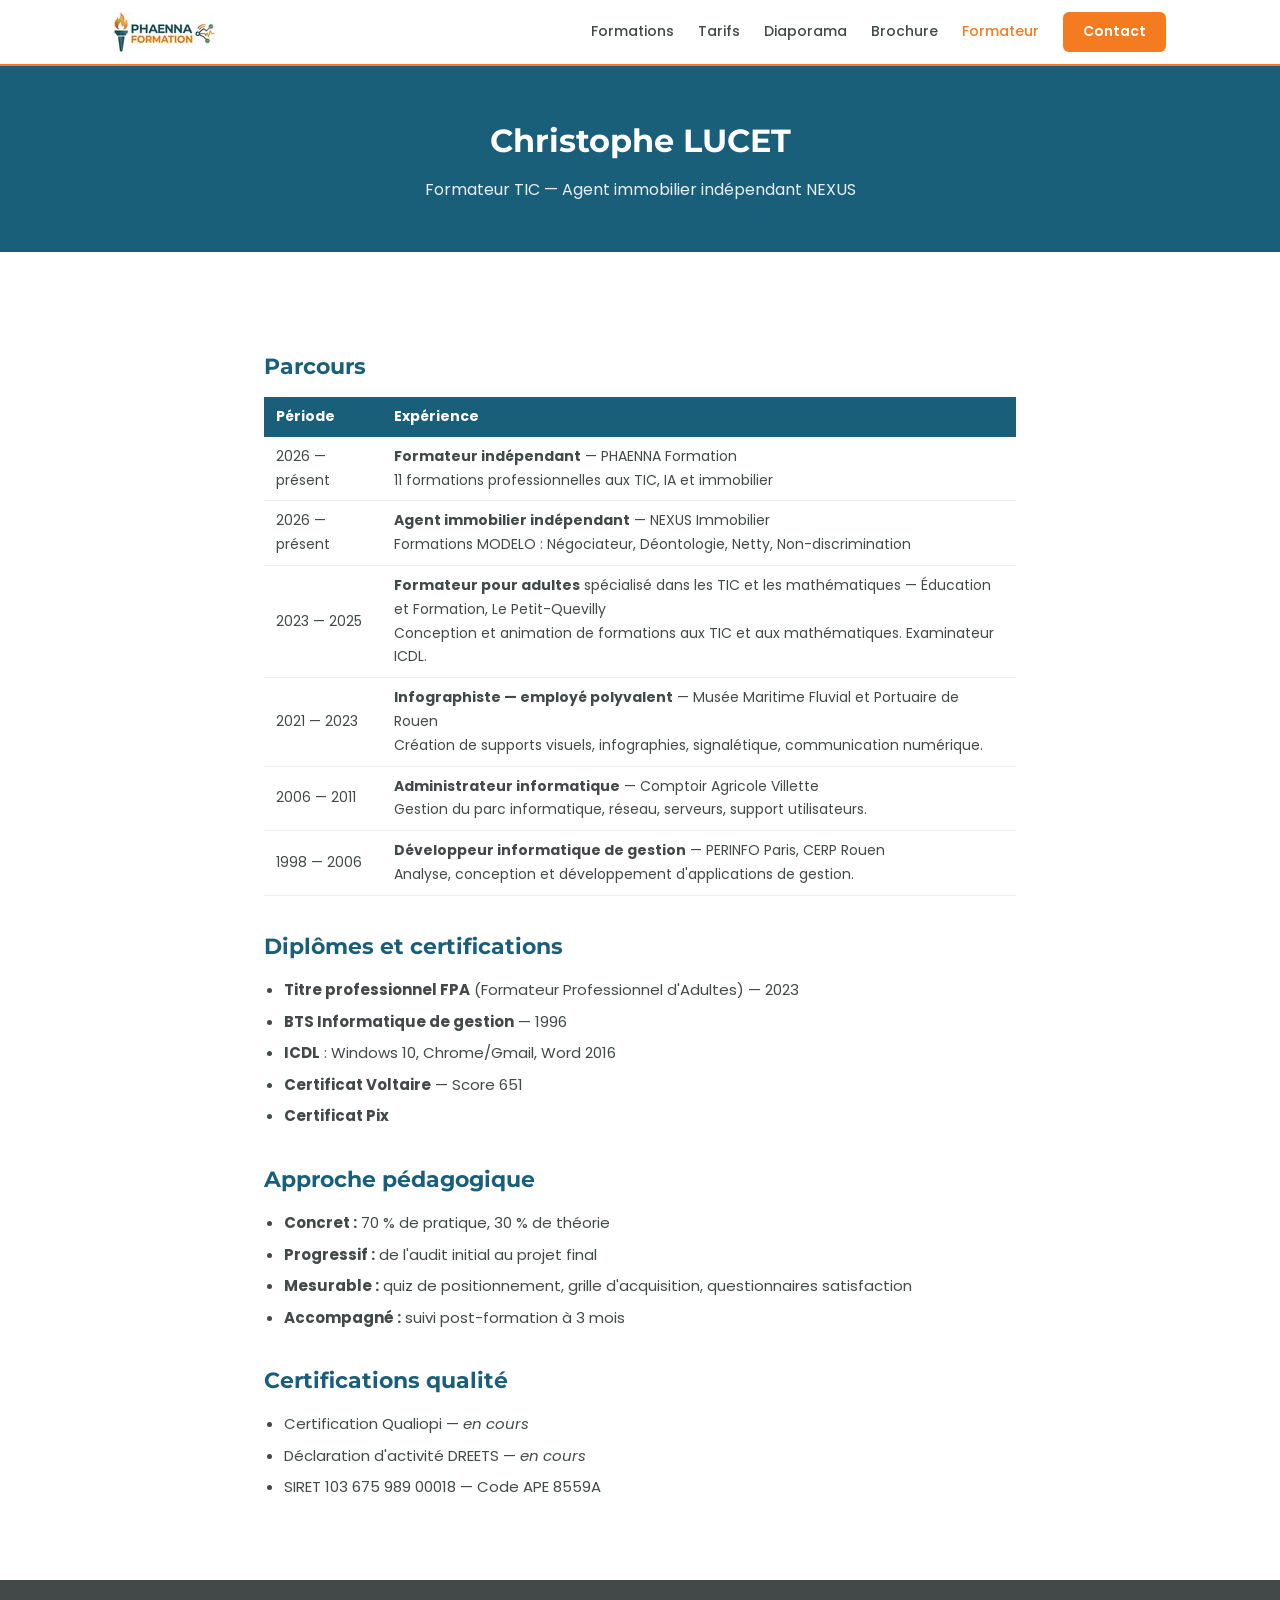
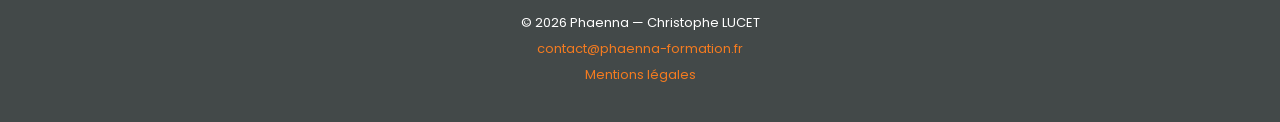
<file: formateur.html>
<!DOCTYPE html>
<html lang="fr">
<head>
  <meta charset="UTF-8">
<script async src="http://192.168.1.16:3000/script.js" data-website-id="bd9414ff-f8d8-4241-8ed2-ef2ad8c1cb50"></script>
<meta name="robots" content="noindex, nofollow">
<meta property="og:title" content="Phaenna — Formation aux TIC">
<meta property="og:description" content="Formation aux Techniques de l'Information et de la Communication">
<meta property="og:image" content="https://www.phaenna-formation.fr/assets/LOGO_PHAENNA.png">
<meta property="og:url" content="https://www.phaenna-formation.fr">
<meta property="og:type" content="website">
  <meta name="viewport" content="width=device-width, initial-scale=1.0">
  <title>Formateur — Phaenna</title>
  <link rel="icon" href="assets/LOGO_PHAENNA_FAVICON.png">
  <link rel="stylesheet" href="css/style.css">
</head>
<body>
  <nav>
    <div class="nav-inner">
      <a href="index.html" class="logo"><img src="assets/LOGO_PHAENNA_NAV.webp" alt="Phaenna" class="nav-logo-full"></a>
      <div class="nav-links">
        <a href="formations.html">Formations</a>
        <a href="tarifs.html">Tarifs</a>
        <a href="diaporama.html">Diaporama</a>
        <a href="brochure.html">Brochure</a>
        <a href="formateur.html" class="active">Formateur</a>
        <a href="contact.html" class="btn-nav">Contact</a>
      </div>
    </div>
  </nav>

  <section class="page-header">
    <div class="inner">
      <h1>Christophe LUCET</h1>
      <p>Formateur TIC — Agent immobilier indépendant NEXUS</p>
    </div>
  </section>

  <section class="section">
    <div class="inner bio">
      <div class="bio-text">
        <h2>Parcours</h2>
        <table class="parcours-table">
          <tr><th>Période</th><th>Expérience</th></tr>
          <tr><td>2026 — présent</td><td><strong>Formateur indépendant</strong> — PHAENNA Formation<br>11 formations professionnelles aux TIC, IA et immobilier</td></tr>
          <tr><td>2026 — présent</td><td><strong>Agent immobilier indépendant</strong> — NEXUS Immobilier<br>Formations MODELO : Négociateur, Déontologie, Netty, Non-discrimination</td></tr>
          <tr><td>2023 — 2025</td><td><strong>Formateur pour adultes</strong> spécialisé dans les TIC et les mathématiques — Éducation et Formation, Le Petit-Quevilly<br>Conception et animation de formations aux TIC et aux mathématiques. Examinateur ICDL.</td></tr>
          <tr><td>2021 — 2023</td><td><strong>Infographiste — employé polyvalent</strong> — Musée Maritime Fluvial et Portuaire de Rouen<br>Création de supports visuels, infographies, signalétique, communication numérique.</td></tr>
          <tr><td>2006 — 2011</td><td><strong>Administrateur informatique</strong> — Comptoir Agricole Villette<br>Gestion du parc informatique, réseau, serveurs, support utilisateurs.</td></tr>
          <tr><td>1998 — 2006</td><td><strong>Développeur informatique de gestion</strong> — PERINFO Paris, CERP Rouen<br>Analyse, conception et développement d'applications de gestion.</td></tr>
        </table>

        <h2>Diplômes et certifications</h2>
        <ul>
          <li><strong>Titre professionnel FPA</strong> (Formateur Professionnel d'Adultes) — 2023</li>
          <li><strong>BTS Informatique de gestion</strong> — 1996</li>
          <li><strong>ICDL</strong> : Windows 10, Chrome/Gmail, Word 2016</li>
          <li><strong>Certificat Voltaire</strong> — Score 651</li>
          <li><strong>Certificat Pix</strong></li>
        </ul>

        <h2>Approche pédagogique</h2>
        <ul>
          <li><strong>Concret :</strong> 70 % de pratique, 30 % de théorie</li>
          <li><strong>Progressif :</strong> de l'audit initial au projet final</li>
          <li><strong>Mesurable :</strong> quiz de positionnement, grille d'acquisition, questionnaires satisfaction</li>
          <li><strong>Accompagné :</strong> suivi post-formation à 3 mois</li>
        </ul>

        <h2>Certifications qualité</h2>
        <ul>
          <li>Certification Qualiopi — <em>en cours</em></li>
          <li>Déclaration d'activité DREETS — <em>en cours</em></li>
          <li>SIRET 103 675 989 00018 — Code APE 8559A</li>
        </ul>
      </div>
    </div>
  </section>

  <footer>
    <div class="inner">
      <p>&copy; 2026 Phaenna — Christophe LUCET</p>
      <p><a href="mailto:contact@phaenna-formation.fr">contact@phaenna-formation.fr</a></p>
    </div>
  <p><a href="mentions-legales.html">Mentions légales</a></p>
</footer>
</body>
</html>
</file>
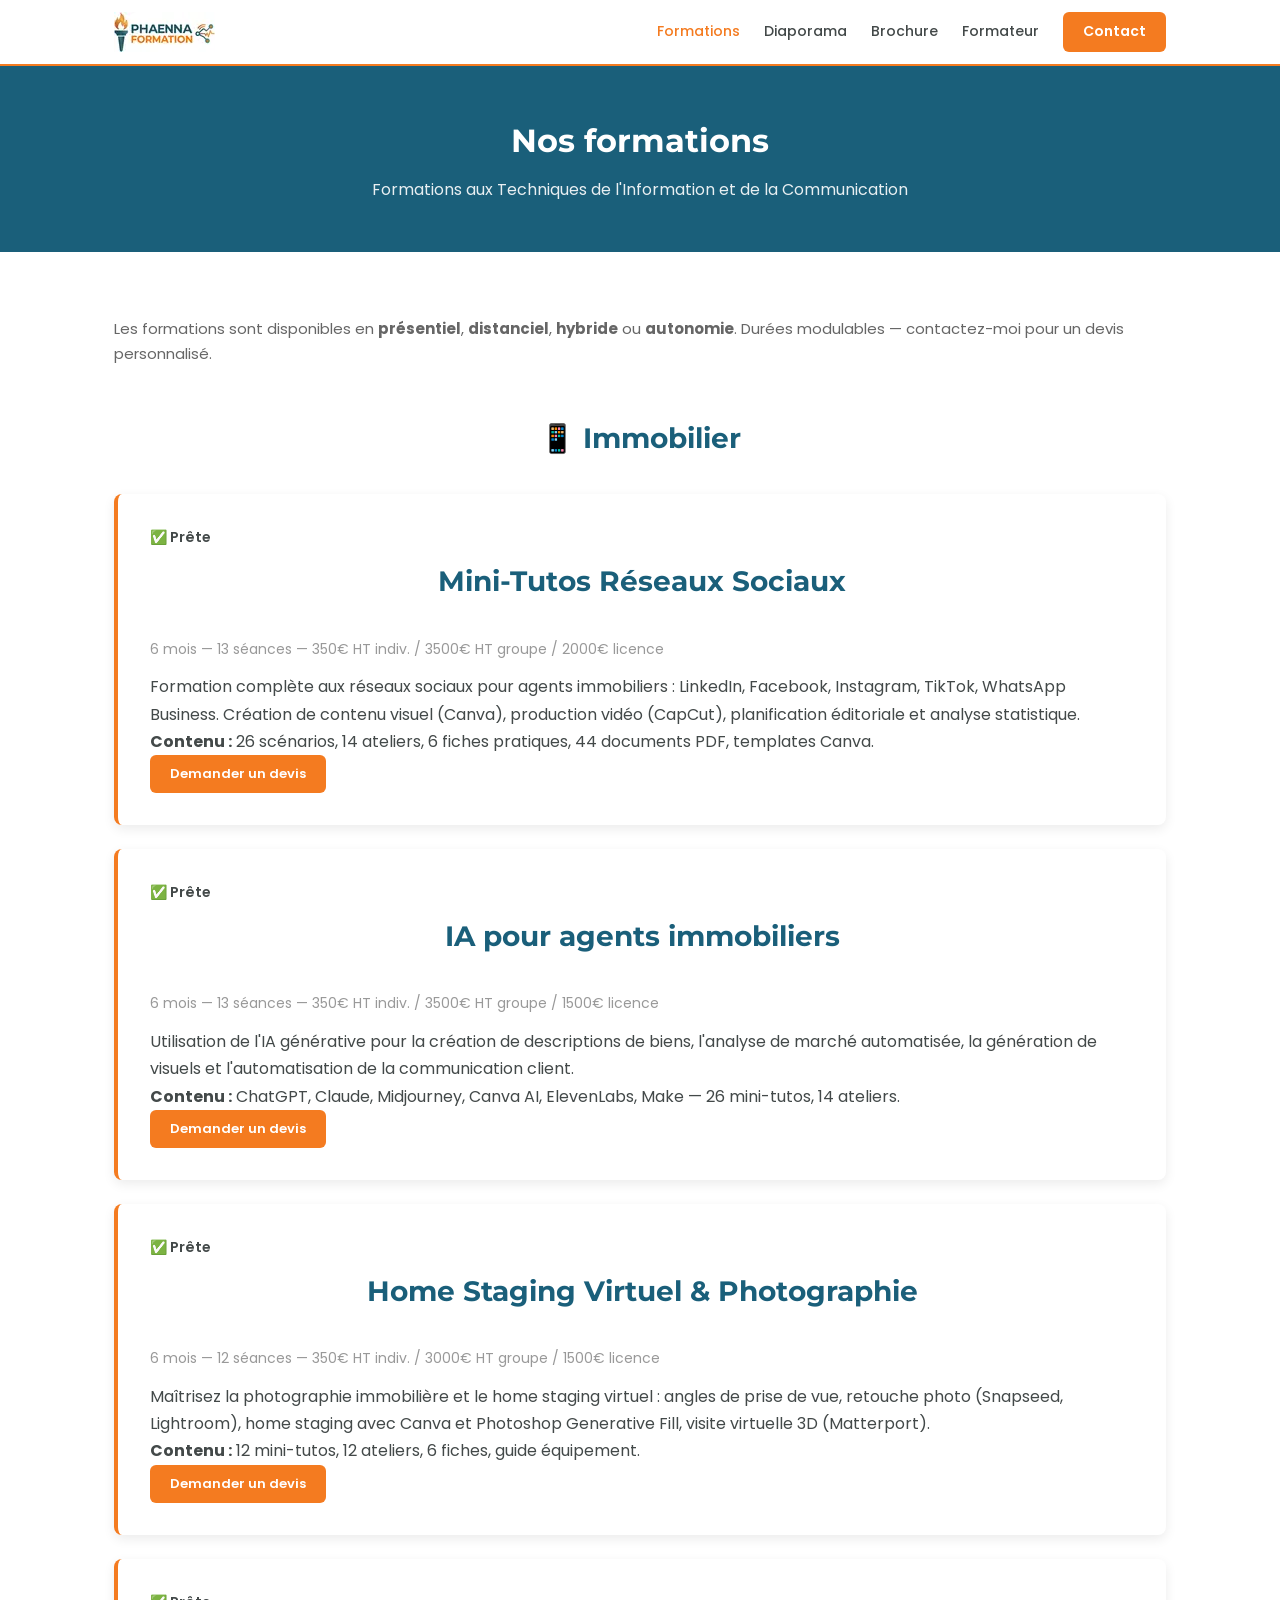
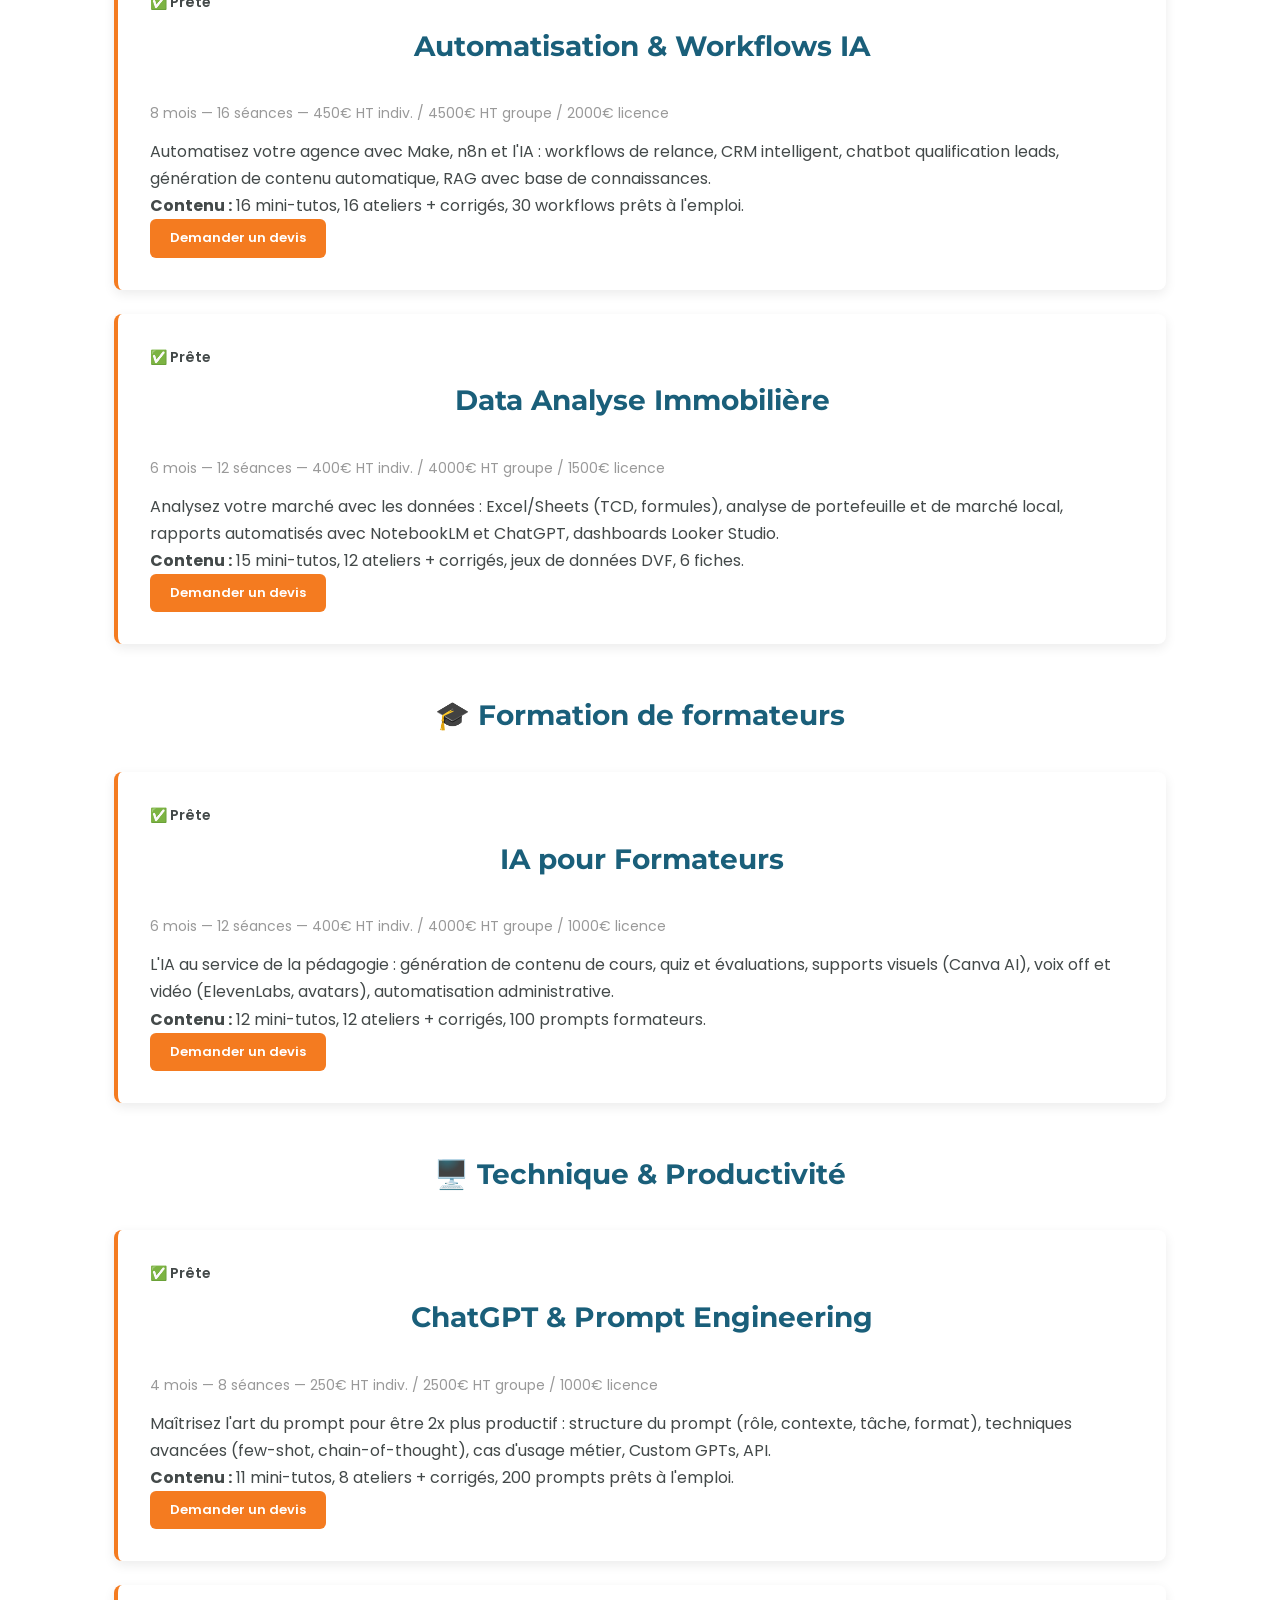
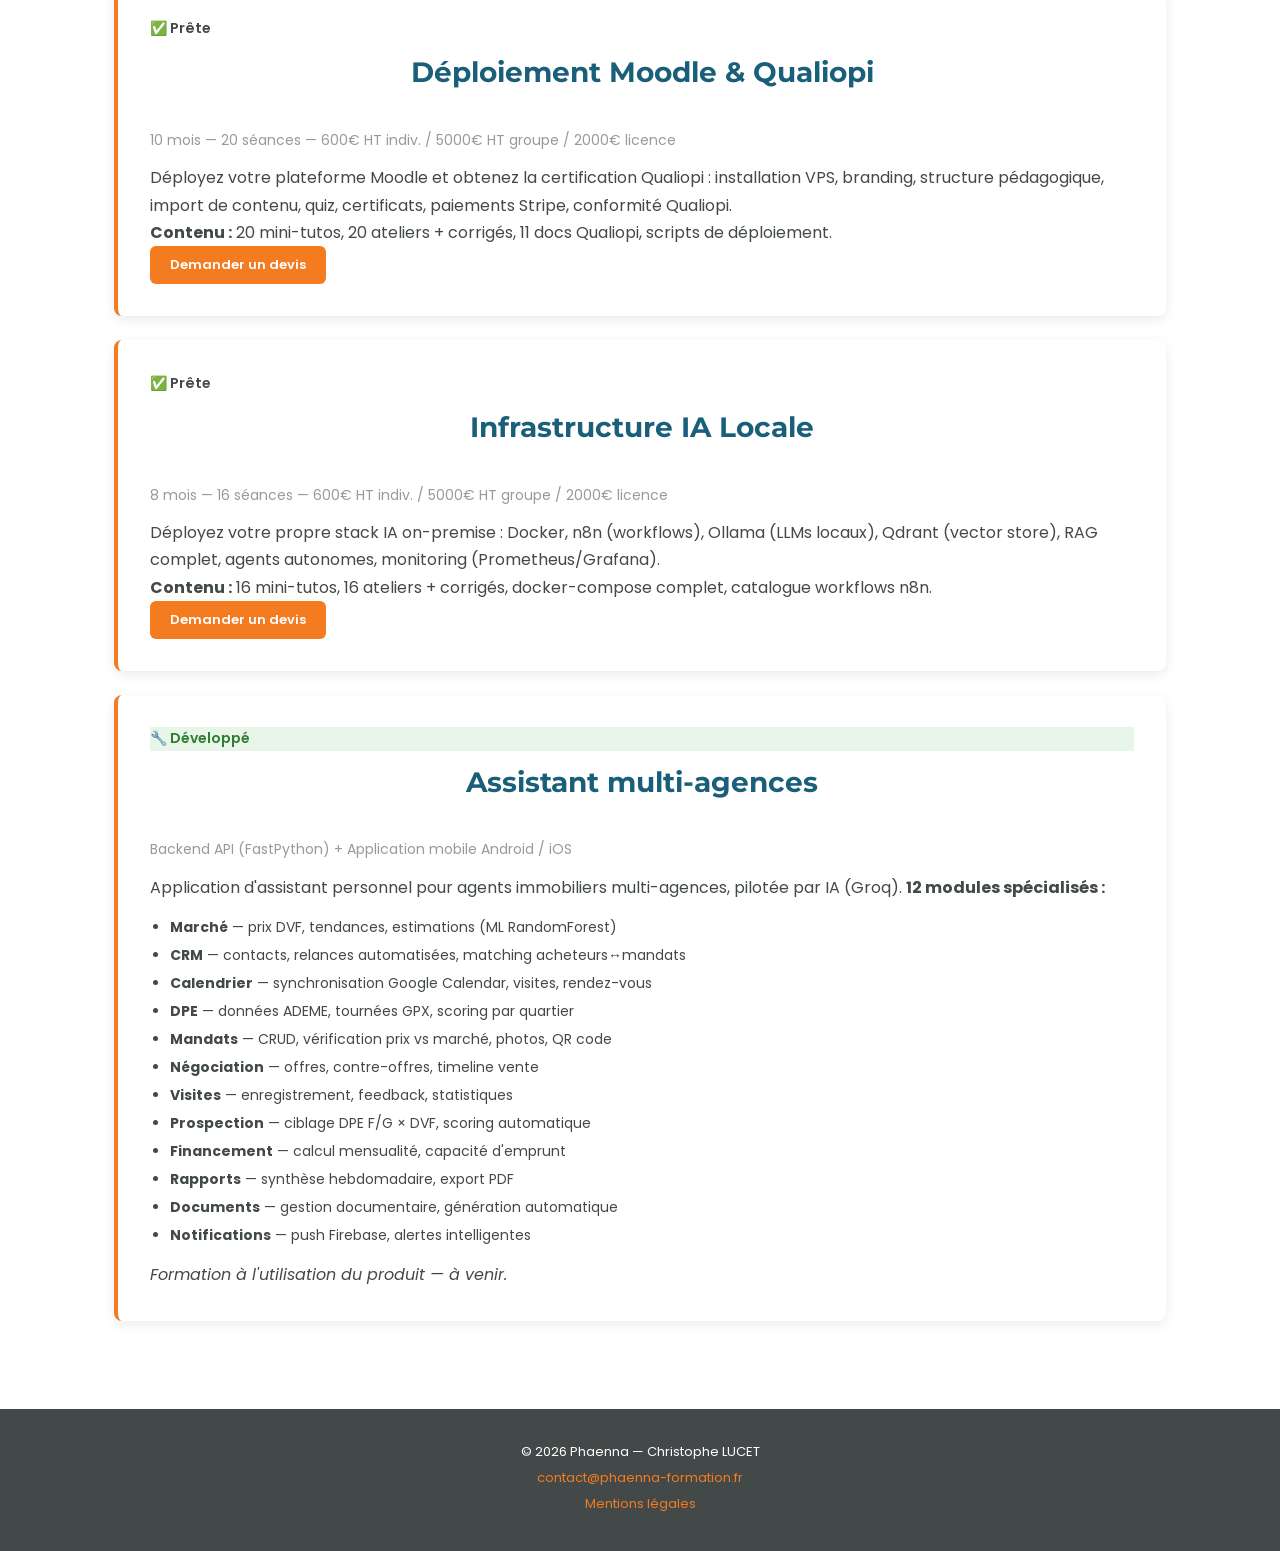
<file: formations.html>
<!DOCTYPE html>
<html lang="fr">
<head>
  <meta charset="UTF-8">
<script async src="http://192.168.1.16:3000/script.js" data-website-id="bd9414ff-f8d8-4241-8ed2-ef2ad8c1cb50"></script>
<meta name="robots" content="noindex, nofollow">
<meta property="og:title" content="Phaenna — Formation aux TIC">
<meta property="og:description" content="Formation aux Techniques de l'Information et de la Communication">
<meta property="og:image" content="https://www.phaenna-formation.fr/assets/LOGO_PHAENNA.png">
<meta property="og:url" content="https://www.phaenna-formation.fr">
<meta property="og:type" content="website">
  <meta name="viewport" content="width=device-width, initial-scale=1.0">
  <title>Formations — Phaenna</title>
  <link rel="icon" href="assets/LOGO_PHAENNA_FAVICON.png">
  <link rel="stylesheet" href="css/style.css">
</head>
<body>
  <nav>
    <div class="nav-inner">
      <a href="index.html" class="logo"><img src="assets/LOGO_PHAENNA_NAV.webp" alt="Phaenna" class="nav-logo-full"></a>
      <div class="nav-links">
        <a href="formations.html" class="active">Formations</a>
        <a href="diaporama.html">Diaporama</a>
        <a href="brochure.html">Brochure</a>
        <a href="formateur.html">Formateur</a>
        <a href="contact.html" class="btn-nav">Contact</a>
      </div>
    </div>
  </nav>

  <section class="page-header">
    <div class="inner">
      <h1>Nos formations</h1>
      <p>Formations aux Techniques de l'Information et de la Communication</p>
    </div>
  </section>

  <section class="section">
    <div class="inner">

      <p style="margin-bottom:32px;font-size:15px;color:#666;">Les formations sont disponibles en <strong>présentiel</strong>, <strong>distanciel</strong>, <strong>hybride</strong> ou <strong>autonomie</strong>. Durées modulables — contactez-moi pour un devis personnalisé.</p>

      <h2 style="color:#1A5F7A;margin-top:48px;">📱 Immobilier</h2>

      <div class="formation-detail">
        <div class="fd-badge ready">✅ Prête</div>
        <h2>Mini-Tutos Réseaux Sociaux</h2>
        <p class="fd-meta">6 mois — 13 séances — 350€ HT indiv. / 3500€ HT groupe / 2000€ licence</p>
        <p>Formation complète aux réseaux sociaux pour agents immobiliers : LinkedIn, Facebook, Instagram, TikTok, WhatsApp Business. Création de contenu visuel (Canva), production vidéo (CapCut), planification éditoriale et analyse statistique.</p>
        <p><strong>Contenu :</strong> 26 scénarios, 14 ateliers, 6 fiches pratiques, 44 documents PDF, templates Canva.</p>
        <p><a href="contact.html" class="btn-small">Demander un devis</a></p>
      </div>

      <div class="formation-detail">
        <div class="fd-badge ready">✅ Prête</div>
        <h2>IA pour agents immobiliers</h2>
        <p class="fd-meta">6 mois — 13 séances — 350€ HT indiv. / 3500€ HT groupe / 1500€ licence</p>
        <p>Utilisation de l'IA générative pour la création de descriptions de biens, l'analyse de marché automatisée, la génération de visuels et l'automatisation de la communication client.</p>
        <p><strong>Contenu :</strong> ChatGPT, Claude, Midjourney, Canva AI, ElevenLabs, Make — 26 mini-tutos, 14 ateliers.</p>
        <p><a href="contact.html" class="btn-small">Demander un devis</a></p>
      </div>

      <div class="formation-detail">
        <div class="fd-badge ready">✅ Prête</div>
        <h2>Home Staging Virtuel & Photographie</h2>
        <p class="fd-meta">6 mois — 12 séances — 350€ HT indiv. / 3000€ HT groupe / 1500€ licence</p>
        <p>Maîtrisez la photographie immobilière et le home staging virtuel : angles de prise de vue, retouche photo (Snapseed, Lightroom), home staging avec Canva et Photoshop Generative Fill, visite virtuelle 3D (Matterport).</p>
        <p><strong>Contenu :</strong> 12 mini-tutos, 12 ateliers, 6 fiches, guide équipement.</p>
        <p><a href="contact.html" class="btn-small">Demander un devis</a></p>
      </div>

      <div class="formation-detail">
        <div class="fd-badge ready">✅ Prête</div>
        <h2>Automatisation & Workflows IA</h2>
        <p class="fd-meta">8 mois — 16 séances — 450€ HT indiv. / 4500€ HT groupe / 2000€ licence</p>
        <p>Automatisez votre agence avec Make, n8n et l'IA : workflows de relance, CRM intelligent, chatbot qualification leads, génération de contenu automatique, RAG avec base de connaissances.</p>
        <p><strong>Contenu :</strong> 16 mini-tutos, 16 ateliers + corrigés, 30 workflows prêts à l'emploi.</p>
        <p><a href="contact.html" class="btn-small">Demander un devis</a></p>
      </div>

      <div class="formation-detail">
        <div class="fd-badge ready">✅ Prête</div>
        <h2>Data Analyse Immobilière</h2>
        <p class="fd-meta">6 mois — 12 séances — 400€ HT indiv. / 4000€ HT groupe / 1500€ licence</p>
        <p>Analysez votre marché avec les données : Excel/Sheets (TCD, formules), analyse de portefeuille et de marché local, rapports automatisés avec NotebookLM et ChatGPT, dashboards Looker Studio.</p>
        <p><strong>Contenu :</strong> 15 mini-tutos, 12 ateliers + corrigés, jeux de données DVF, 6 fiches.</p>
        <p><a href="contact.html" class="btn-small">Demander un devis</a></p>
      </div>

      <h2 style="color:#1A5F7A;margin-top:48px;">🎓 Formation de formateurs</h2>

      <div class="formation-detail">
        <div class="fd-badge ready">✅ Prête</div>
        <h2>IA pour Formateurs</h2>
        <p class="fd-meta">6 mois — 12 séances — 400€ HT indiv. / 4000€ HT groupe / 1000€ licence</p>
        <p>L'IA au service de la pédagogie : génération de contenu de cours, quiz et évaluations, supports visuels (Canva AI), voix off et vidéo (ElevenLabs, avatars), automatisation administrative.</p>
        <p><strong>Contenu :</strong> 12 mini-tutos, 12 ateliers + corrigés, 100 prompts formateurs.</p>
        <p><a href="contact.html" class="btn-small">Demander un devis</a></p>
      </div>

      <h2 style="color:#1A5F7A;margin-top:48px;">🖥️ Technique & Productivité</h2>

      <div class="formation-detail">
        <div class="fd-badge ready">✅ Prête</div>
        <h2>ChatGPT & Prompt Engineering</h2>
        <p class="fd-meta">4 mois — 8 séances — 250€ HT indiv. / 2500€ HT groupe / 1000€ licence</p>
        <p>Maîtrisez l'art du prompt pour être 2x plus productif : structure du prompt (rôle, contexte, tâche, format), techniques avancées (few-shot, chain-of-thought), cas d'usage métier, Custom GPTs, API.</p>
        <p><strong>Contenu :</strong> 11 mini-tutos, 8 ateliers + corrigés, 200 prompts prêts à l'emploi.</p>
        <p><a href="contact.html" class="btn-small">Demander un devis</a></p>
      </div>

      <div class="formation-detail">
        <div class="fd-badge ready">✅ Prête</div>
        <h2>Déploiement Moodle & Qualiopi</h2>
        <p class="fd-meta">10 mois — 20 séances — 600€ HT indiv. / 5000€ HT groupe / 2000€ licence</p>
        <p>Déployez votre plateforme Moodle et obtenez la certification Qualiopi : installation VPS, branding, structure pédagogique, import de contenu, quiz, certificats, paiements Stripe, conformité Qualiopi.</p>
        <p><strong>Contenu :</strong> 20 mini-tutos, 20 ateliers + corrigés, 11 docs Qualiopi, scripts de déploiement.</p>
        <p><a href="contact.html" class="btn-small">Demander un devis</a></p>
      </div>

      <div class="formation-detail">
        <div class="fd-badge ready">✅ Prête</div>
        <h2>Infrastructure IA Locale</h2>
        <p class="fd-meta">8 mois — 16 séances — 600€ HT indiv. / 5000€ HT groupe / 2000€ licence</p>
        <p>Déployez votre propre stack IA on-premise : Docker, n8n (workflows), Ollama (LLMs locaux), Qdrant (vector store), RAG complet, agents autonomes, monitoring (Prometheus/Grafana).</p>
        <p><strong>Contenu :</strong> 16 mini-tutos, 16 ateliers + corrigés, docker-compose complet, catalogue workflows n8n.</p>
        <p><a href="contact.html" class="btn-small">Demander un devis</a></p>
      </div>

      <div class="formation-detail">
        <div class="fd-badge ready" style="background:#E8F5E9;color:#2E7D32;">🔧 Développé</div>
        <h2>Assistant multi-agences</h2>
        <p class="fd-meta">Backend API (FastPython) + Application mobile Android / iOS</p>
        <p>Application d'assistant personnel pour agents immobiliers multi-agences, pilotée par IA (Groq). <strong>12 modules spécialisés :</strong></p>
        <ul style="margin:12px 0 12px 20px;font-size:14px;line-height:2;">
          <li><strong>Marché</strong> — prix DVF, tendances, estimations (ML RandomForest)</li>
          <li><strong>CRM</strong> — contacts, relances automatisées, matching acheteurs↔mandats</li>
          <li><strong>Calendrier</strong> — synchronisation Google Calendar, visites, rendez-vous</li>
          <li><strong>DPE</strong> — données ADEME, tournées GPX, scoring par quartier</li>
          <li><strong>Mandats</strong> — CRUD, vérification prix vs marché, photos, QR code</li>
          <li><strong>Négociation</strong> — offres, contre-offres, timeline vente</li>
          <li><strong>Visites</strong> — enregistrement, feedback, statistiques</li>
          <li><strong>Prospection</strong> — ciblage DPE F/G × DVF, scoring automatique</li>
          <li><strong>Financement</strong> — calcul mensualité, capacité d'emprunt</li>
          <li><strong>Rapports</strong> — synthèse hebdomadaire, export PDF</li>
          <li><strong>Documents</strong> — gestion documentaire, génération automatique</li>
          <li><strong>Notifications</strong> — push Firebase, alertes intelligentes</li>
        </ul>
        <p><em>Formation à l'utilisation du produit — à venir.</em></p>
      </div>

    </div>
  </section>

  <footer>
    <div class="inner">
      <p>&copy; 2026 Phaenna — Christophe LUCET</p>
      <p><a href="mailto:contact@phaenna-formation.fr">contact@phaenna-formation.fr</a></p>
    </div>
  <p><a href="mentions-legales.html">Mentions légales</a></p>
</footer>
</body>
</html>
</file>
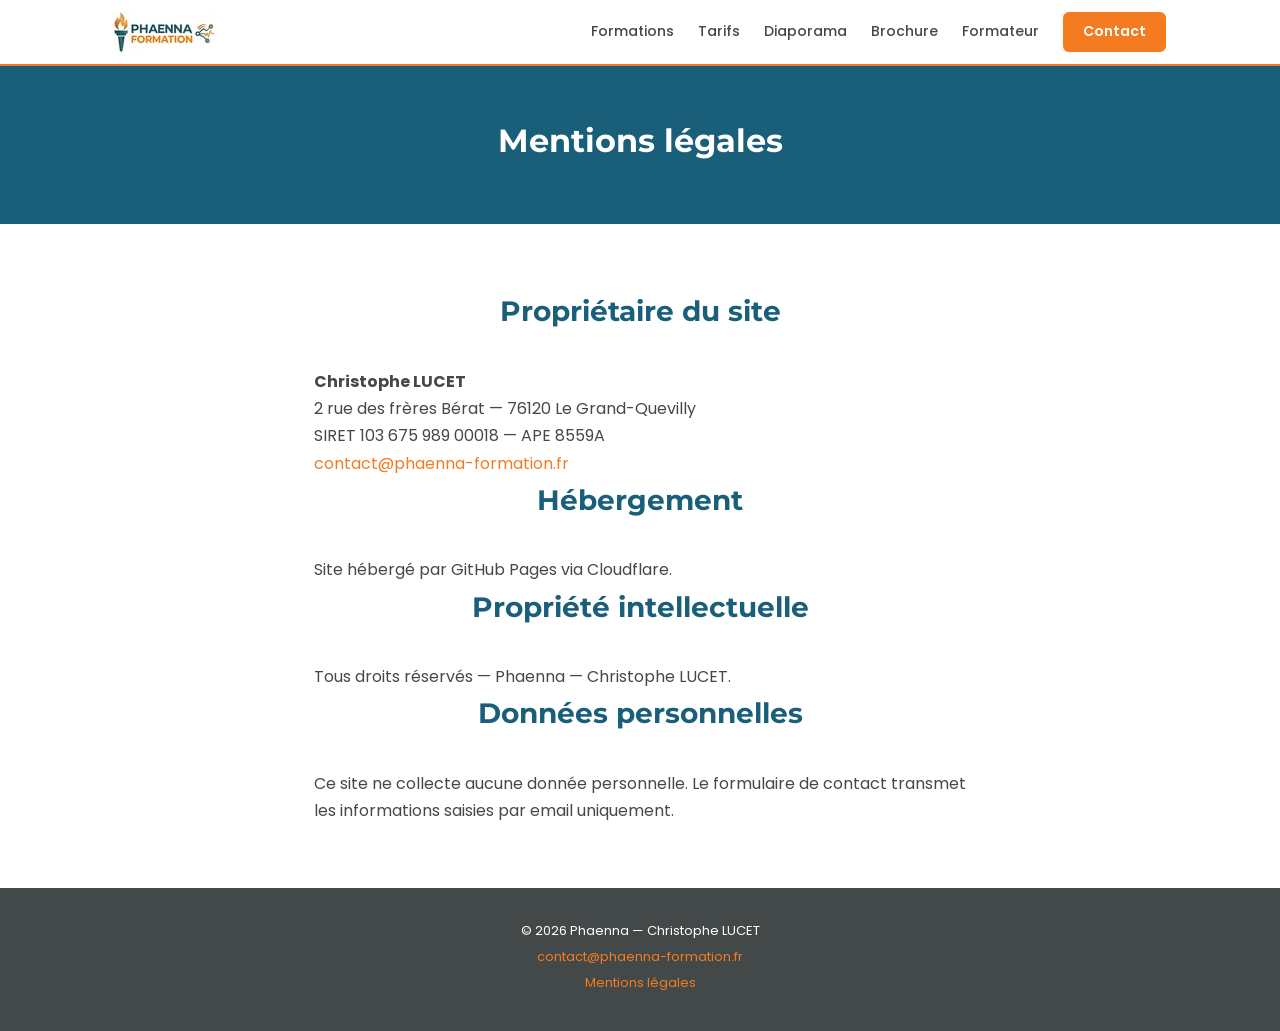
<file: mentions-legales.html>
<!DOCTYPE html>
<html lang="fr">
<head>
<meta charset="UTF-8">
<script async src="http://192.168.1.16:3000/script.js" data-website-id="bd9414ff-f8d8-4241-8ed2-ef2ad8c1cb50"></script>
<meta name="robots" content="noindex, nofollow">
<meta property="og:title" content="Phaenna — Formation aux TIC">
<meta property="og:description" content="Formation aux Techniques de l'Information et de la Communication">
<meta property="og:image" content="https://www.phaenna-formation.fr/assets/LOGO_PHAENNA.png">
<meta property="og:url" content="https://www.phaenna-formation.fr">
<meta property="og:type" content="website">
<meta name="viewport" content="width=device-width, initial-scale=1.0">
<title>Mentions légales — Phaenna</title>
<link rel="stylesheet" href="css/style.css">
</head>
<body>
  <nav>
    <div class="nav-inner">
      <a href="index.html" class="logo"><img src="assets/LOGO_PHAENNA_NAV.webp" alt="Phaenna" class="nav-logo-full"></a>
      <div class="nav-links">
        <a href="formations.html">Formations</a>
        <a href="tarifs.html">Tarifs</a>
        <a href="diaporama.html">Diaporama</a>
        <a href="brochure.html">Brochure</a>
        <a href="formateur.html">Formateur</a>
        <a href="contact.html" class="btn-nav">Contact</a>
      </div>
    </div>
  </nav>

  <section class="page-header">
    <div class="inner">
      <h1>Mentions légales</h1>
    </div>
  </section>

  <section class="section">
    <div class="inner" style="max-width:700px;">
      <h2>Propriétaire du site</h2>
      <p><strong>Christophe LUCET</strong><br>
      2 rue des frères Bérat — 76120 Le Grand-Quevilly<br>
      SIRET 103 675 989 00018 — APE 8559A<br>
      <a href="mailto:contact@phaenna-formation.fr">contact@phaenna-formation.fr</a></p>

      <h2>Hébergement</h2>
      <p>Site hébergé par GitHub Pages via Cloudflare.</p>

      <h2>Propriété intellectuelle</h2>
      <p>Tous droits réservés — Phaenna — Christophe LUCET.</p>

      <h2>Données personnelles</h2>
      <p>Ce site ne collecte aucune donnée personnelle. Le formulaire de contact transmet les informations saisies par email uniquement.</p>
    </div>
  </section>

  <footer>
    <div class="inner">
      <p>&copy; 2026 Phaenna — Christophe LUCET</p>
      <p><a href="mailto:contact@phaenna-formation.fr">contact@phaenna-formation.fr</a></p>
      <p><a href="mentions-legales.html">Mentions légales</a></p>
    </div>
  </footer>
</body>
</html>
</file>
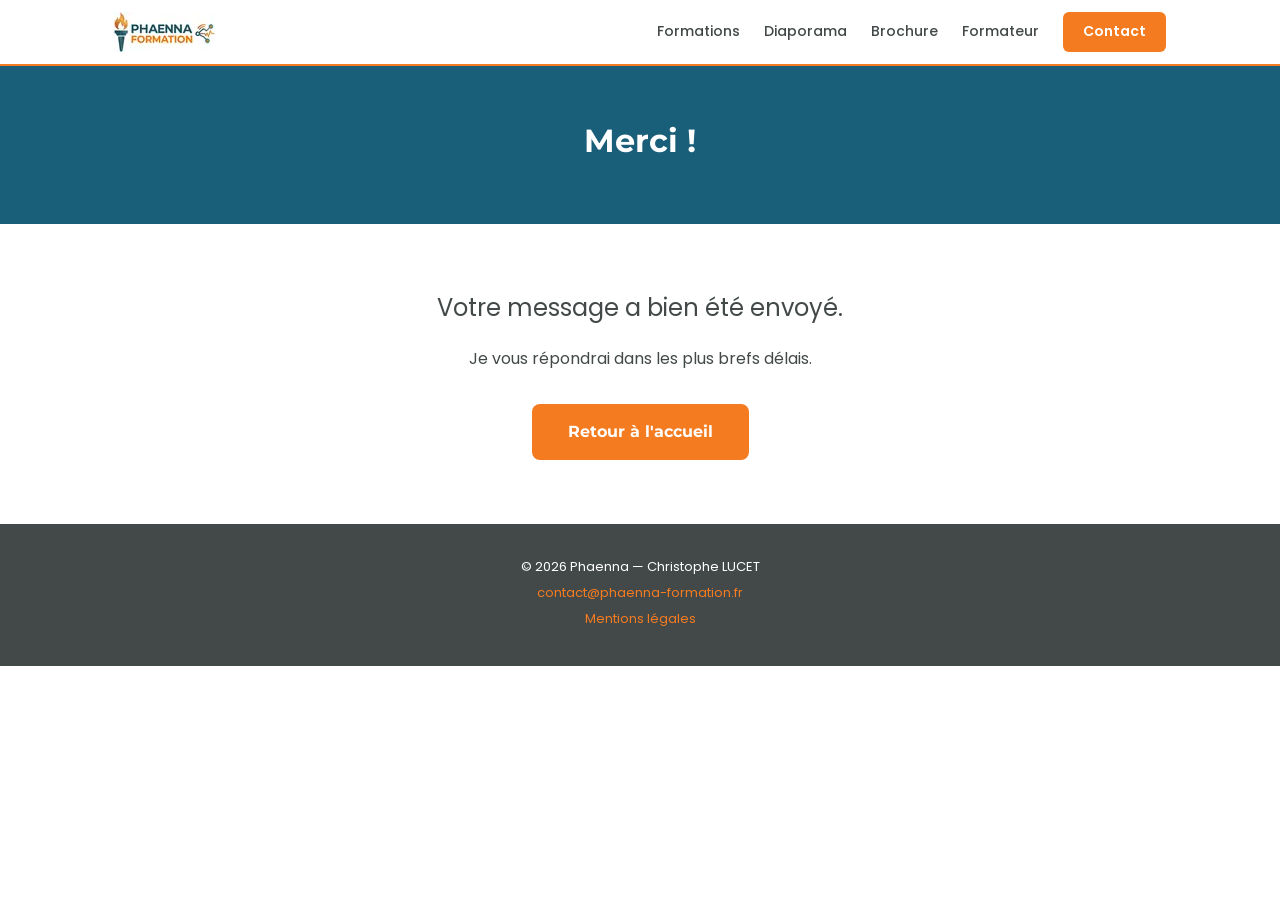
<file: merci.html>
<!DOCTYPE html>
<html lang="fr">
<head>
<meta charset="UTF-8">
<script async src="http://192.168.1.16:3000/script.js" data-website-id="bd9414ff-f8d8-4241-8ed2-ef2ad8c1cb50"></script>
<meta name="robots" content="noindex, nofollow">
<meta name="viewport" content="width=device-width, initial-scale=1.0">
<meta property="og:title" content="Phaenna — Formation aux TIC">
<meta property="og:description" content="Formation aux Techniques de l'Information et de la Communication">
<meta property="og:image" content="https://www.phaenna-formation.fr/assets/LOGO_PHAENNA.png">
<meta property="og:url" content="https://www.phaenna-formation.fr">
<meta property="og:type" content="website">
<title>Merci — Phaenna</title>
<link rel="icon" href="assets/LOGO_PHAENNA_FAVICON.png">
<link rel="stylesheet" href="css/style.css">
</head>
<body>
  <nav>
    <div class="nav-inner">
      <a href="index.html" class="logo"><img src="assets/LOGO_PHAENNA_NAV.webp" alt="Phaenna" class="nav-logo-full"></a>
      <div class="nav-links">
        <a href="formations.html">Formations</a>
        <a href="diaporama.html">Diaporama</a>
        <a href="brochure.html">Brochure</a>
        <a href="formateur.html">Formateur</a>
        <a href="contact.html" class="btn-nav">Contact</a>
      </div>
    </div>
  </nav>

  <section class="page-header">
    <div class="inner">
      <h1>Merci !</h1>
    </div>
  </section>

  <section class="section">
    <div class="inner" style="text-align:center;max-width:600px;margin:0 auto;">
      <p style="font-size:24px;margin-bottom:16px;">Votre message a bien été envoyé.</p>
      <p style="margin-bottom:32px;">Je vous répondrai dans les plus brefs délais.</p>
      <a href="index.html" class="btn">Retour à l'accueil</a>
    </div>
  </section>

  <footer>
    <div class="inner">
      <p>&copy; 2026 Phaenna — Christophe LUCET</p>
      <p><a href="mailto:contact@phaenna-formation.fr">contact@phaenna-formation.fr</a></p>
      <p><a href="mentions-legales.html">Mentions légales</a></p>
    </div>
  </footer>
</body>
</html>
</file>
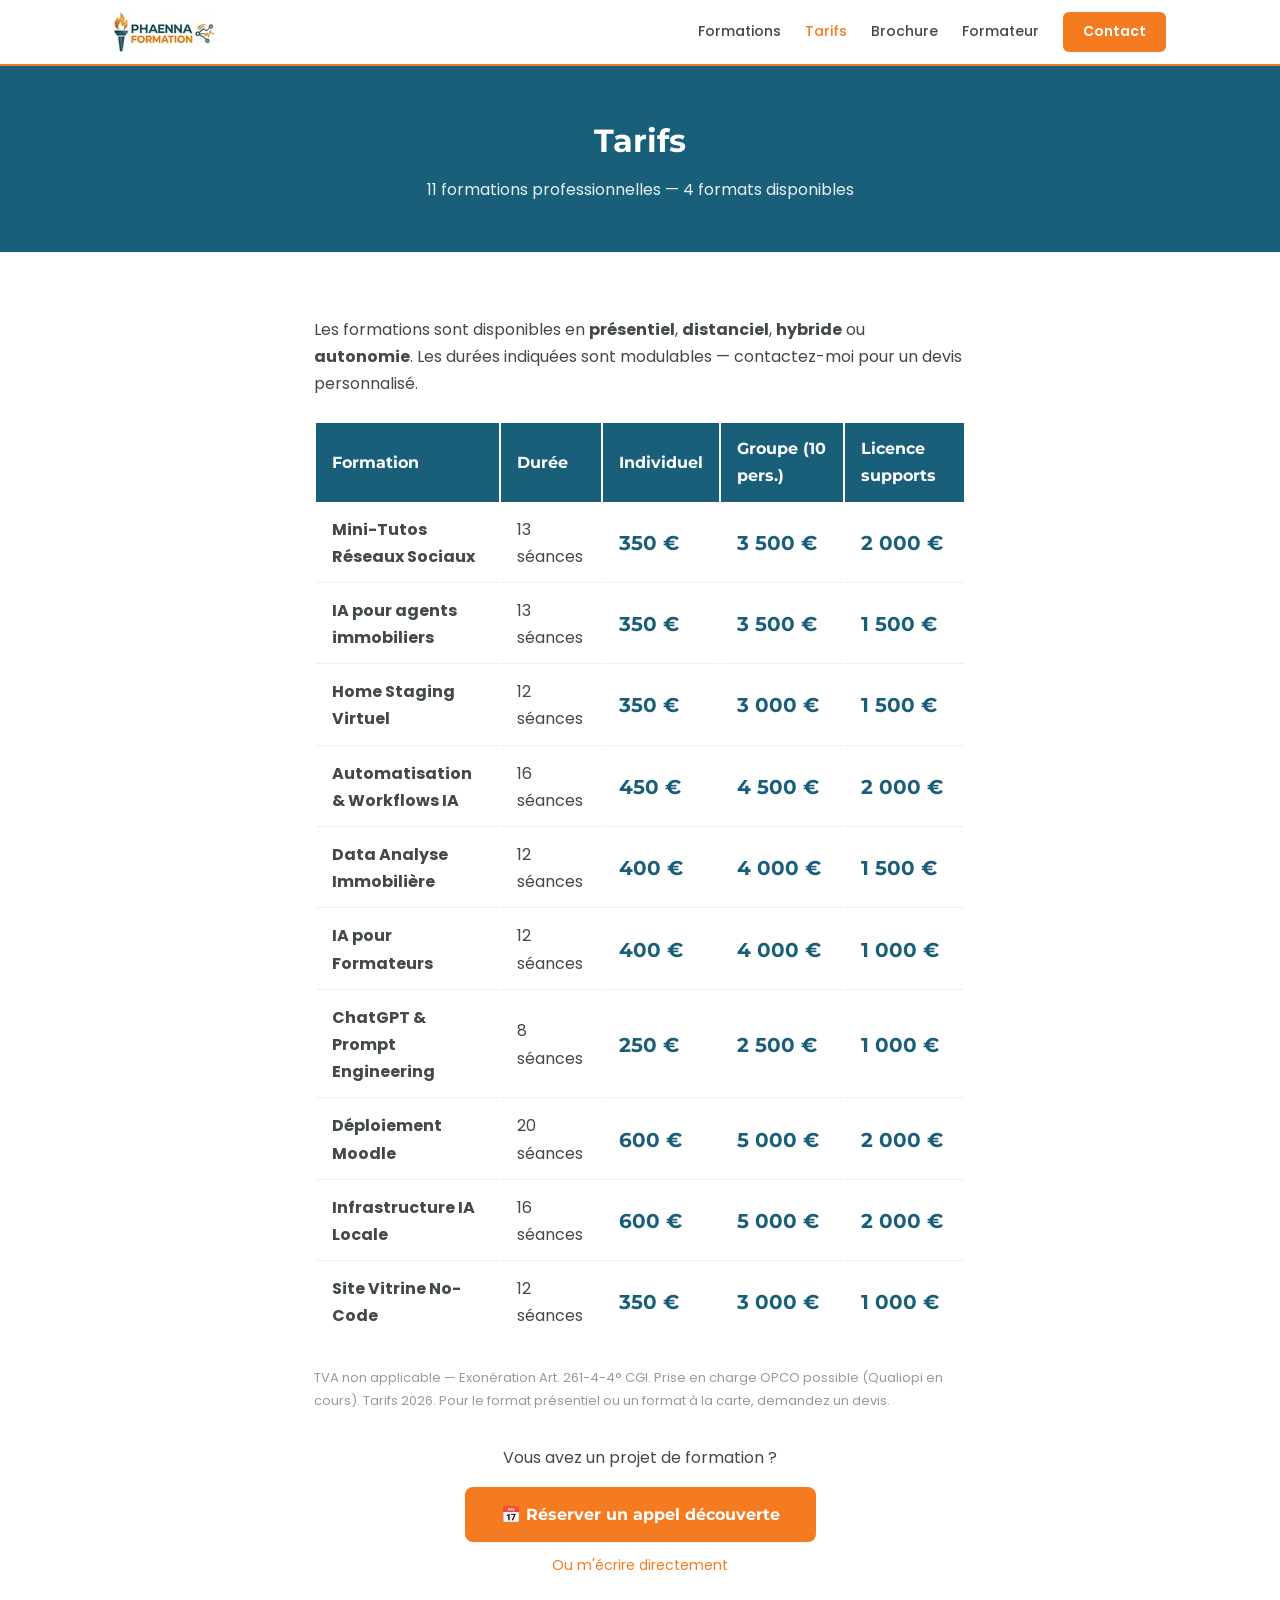
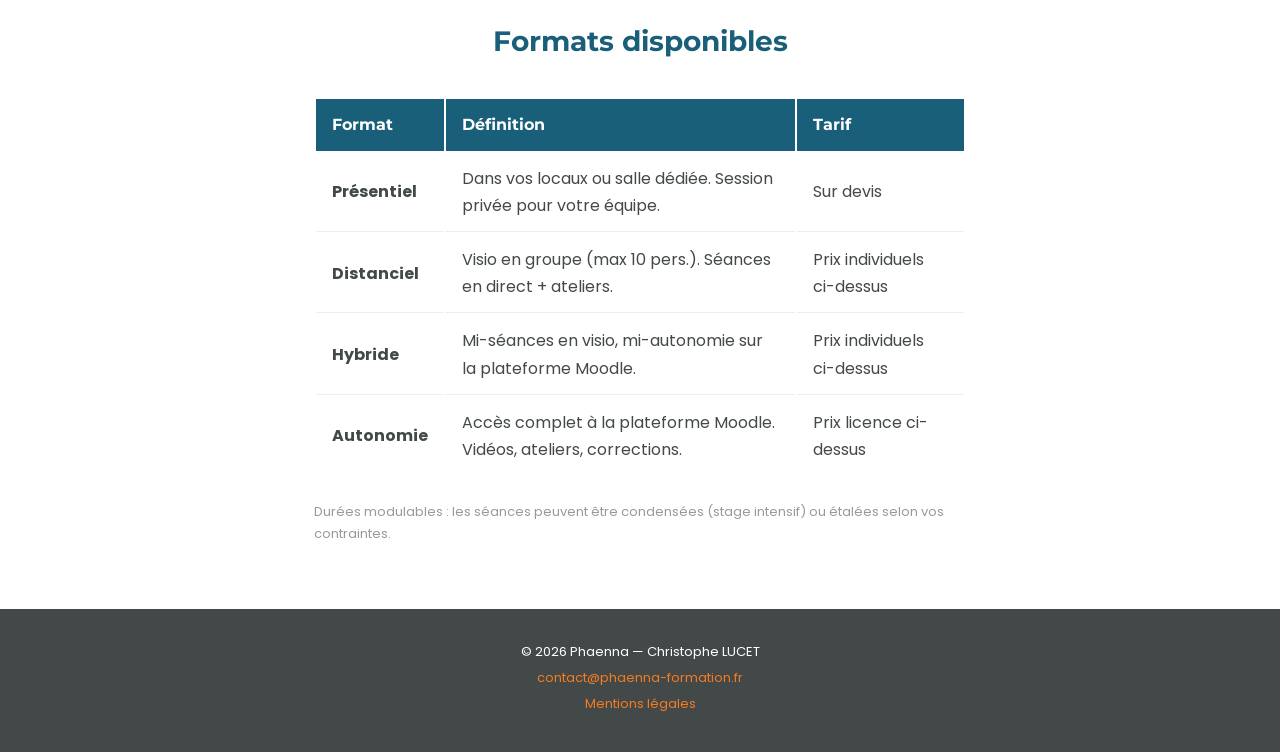
<file: tarifs.html>
<!DOCTYPE html>
<html lang="fr">
<head>
<meta charset="UTF-8">
<meta name="robots" content="noindex, nofollow">
<meta name="viewport" content="width=device-width, initial-scale=1.0">
<title>Tarifs — Phaenna</title>
<link rel="icon" href="assets/LOGO_PHAENNA_FAVICON.png">
<link rel="stylesheet" href="css/style.css">
<style>
  .pricing { max-width: 700px; margin: 0 auto; }
  .pricing table { width: 100%; margin: 24px 0; }
  .pricing th { background: #1A5F7A; color: #fff; padding: 12px 16px; text-align: left; font-family: Montserrat; }
  .pricing td { padding: 12px 16px; border-bottom: 1px solid #eee; }
  .pricing tr:last-child td { border-bottom: none; }
  .pricing .price { font-family: Montserrat; font-size: 20px; font-weight: 700; color: #1A5F7A; white-space: nowrap; }
  .pricing .note { font-size: 13px; color: #999; margin-top: 8px; }
  .pricing .cta { text-align: center; margin: 32px 0; }
  .pricing h2 { margin-top: 40px; }
</style>
</head>
<body>
  <nav>
    <div class="nav-inner">
      <a href="index.html" class="logo"><img src="assets/LOGO_PHAENNA_NAV.webp" alt="Phaenna" class="nav-logo-full"></a>
      <div class="nav-links">
        <a href="formations.html">Formations</a>
        <a href="tarifs.html" class="active">Tarifs</a>
        <a href="brochure.html">Brochure</a>
        <a href="formateur.html">Formateur</a>
        <a href="contact.html" class="btn-nav">Contact</a>
      </div>
    </div>
  </nav>

  <section class="page-header">
    <div class="inner">
      <h1>Tarifs</h1>
      <p>11 formations professionnelles — 4 formats disponibles</p>
    </div>
  </section>

  <section class="section">
    <div class="inner pricing">

      <p style="margin-bottom:24px;">Les formations sont disponibles en <strong>présentiel</strong>, <strong>distanciel</strong>, <strong>hybride</strong> ou <strong>autonomie</strong>. Les durées indiquées sont modulables — contactez-moi pour un devis personnalisé.</p>

      <table>
        <tr><th>Formation</th><th>Durée</th><th>Individuel</th><th>Groupe (10 pers.)</th><th>Licence supports</th></tr>
        <tr><td><strong>Mini-Tutos Réseaux Sociaux</strong></td><td>13 séances</td><td class="price">350 €</td><td class="price">3 500 €</td><td class="price">2 000 €</td></tr>
        <tr><td><strong>IA pour agents immobiliers</strong></td><td>13 séances</td><td class="price">350 €</td><td class="price">3 500 €</td><td class="price">1 500 €</td></tr>
        <tr><td><strong>Home Staging Virtuel</strong></td><td>12 séances</td><td class="price">350 €</td><td class="price">3 000 €</td><td class="price">1 500 €</td></tr>
        <tr><td><strong>Automatisation & Workflows IA</strong></td><td>16 séances</td><td class="price">450 €</td><td class="price">4 500 €</td><td class="price">2 000 €</td></tr>
        <tr><td><strong>Data Analyse Immobilière</strong></td><td>12 séances</td><td class="price">400 €</td><td class="price">4 000 €</td><td class="price">1 500 €</td></tr>
        <tr><td><strong>IA pour Formateurs</strong></td><td>12 séances</td><td class="price">400 €</td><td class="price">4 000 €</td><td class="price">1 000 €</td></tr>
        <tr><td><strong>ChatGPT & Prompt Engineering</strong></td><td>8 séances</td><td class="price">250 €</td><td class="price">2 500 €</td><td class="price">1 000 €</td></tr>
        <tr><td><strong>Déploiement Moodle</strong></td><td>20 séances</td><td class="price">600 €</td><td class="price">5 000 €</td><td class="price">2 000 €</td></tr>
        <tr><td><strong>Infrastructure IA Locale</strong></td><td>16 séances</td><td class="price">600 €</td><td class="price">5 000 €</td><td class="price">2 000 €</td></tr>
        <tr><td><strong>Site Vitrine No-Code</strong></td><td>12 séances</td><td class="price">350 €</td><td class="price">3 000 €</td><td class="price">1 000 €</td></tr>
      </table>

      <p class="note">TVA non applicable — Exonération Art. 261-4-4° CGI. Prise en charge OPCO possible (Qualiopi en cours). Tarifs 2026. Pour le format présentiel ou un format à la carte, demandez un devis.</p>

      <div class="cta">
        <p style="margin-bottom:16px;">Vous avez un projet de formation ?</p>
        <a href="https://cal.eu/christophe-lucet-jjjraw/30min" class="btn" target="_blank">📅 Réserver un appel découverte</a>
        <p style="margin-top:12px;font-size:14px;"><a href="contact.html">Ou m'écrire directement</a></p>
      </div>

      <h2>Formats disponibles</h2>
      <table>
        <tr><th>Format</th><th>Définition</th><th>Tarif</th></tr>
        <tr><td><strong>Présentiel</strong></td><td>Dans vos locaux ou salle dédiée. Session privée pour votre équipe.</td><td>Sur devis</td></tr>
        <tr><td><strong>Distanciel</strong></td><td>Visio en groupe (max 10 pers.). Séances en direct + ateliers.</td><td>Prix individuels ci-dessus</td></tr>
        <tr><td><strong>Hybride</strong></td><td>Mi-séances en visio, mi-autonomie sur la plateforme Moodle.</td><td>Prix individuels ci-dessus</td></tr>
        <tr><td><strong>Autonomie</strong></td><td>Accès complet à la plateforme Moodle. Vidéos, ateliers, corrections.</td><td>Prix licence ci-dessus</td></tr>
      </table>
      <p class="note">Durées modulables : les séances peuvent être condensées (stage intensif) ou étalées selon vos contraintes.</p>

    </div>
  </section>

  <footer>
    <div class="inner">
      <p>&copy; 2026 Phaenna — Christophe LUCET</p>
      <p><a href="mailto:contact@phaenna-formation.fr">contact@phaenna-formation.fr</a></p>
      <p><a href="mentions-legales.html">Mentions légales</a></p>
    </div>
  </footer>
</body>
</html>
</file>
<file: css/style.css>
/* ===== Phaenna — Site vitrine ===== */
@import url('https://fonts.googleapis.com/css2?family=Montserrat:wght@400;600;700;800&family=Poppins:wght@300;400;600&display=swap');

* { margin: 0; padding: 0; box-sizing: border-box; }

body {
  font-family: 'Poppins', 'Helvetica Neue', Arial, sans-serif;
  color: #434949;
  line-height: 1.7;
}

h1, h2, h3, h4 { font-family: 'Montserrat', 'Helvetica Neue', Arial, sans-serif; color: #1A5F7A; }

a { color: #F47B20; text-decoration: none; }
a:hover { color: #FF9F1C; }

.inner { max-width: 1100px; margin: 0 auto; padding: 0 24px; }

/* Navigation */
nav {
  background: #fff;
  border-bottom: 2px solid #F47B20;
  padding: 12px 0;
  position: sticky; top: 0; z-index: 100;
}
.nav-inner {
  max-width: 1100px; margin: 0 auto; padding: 0 24px;
  display: flex; align-items: center; justify-content: space-between;
}
.logo { display: flex; align-items: center; text-decoration: none; }
.nav-logo-full { height: 40px; width: auto; transition: transform 0.2s ease, opacity 0.2s ease; }
.logo:hover .nav-logo-full { transform: scale(1.05); opacity: 0.85; }
.nav-links { display: flex; align-items: center; gap: 24px; }
.nav-links a { font-size: 14px; color: #434949; font-weight: 500; }
.nav-links a:hover, .nav-links a.active { color: #F47B20; }
.btn-nav {
  background: #F47B20; color: #fff !important; padding: 8px 20px;
  border-radius: 6px; font-weight: 600 !important;
}
.btn-nav:hover { background: #FF9F1C; }

/* Hero */
.hero {
  background: linear-gradient(135deg, #1A5F7A 0%, #434949 100%);
  color: #fff; text-align: center; padding: 80px 24px;
}
.hero-logo { max-width: 320px; margin-bottom: 24px; }
.hero h1 { font-size: 36px; color: #fff; margin-bottom: 16px; }
.hero-sub { font-size: 18px; opacity: 0.9; margin-bottom: 32px; }

.btn {
  display: inline-block; background: #F47B20; color: #fff; padding: 14px 36px;
  border-radius: 8px; font-family: 'Montserrat', sans-serif;
  font-weight: 700; font-size: 16px; border: none; cursor: pointer;
}
.btn:hover { background: #FF9F1C; color: #fff; }
.btn-small {
  display: inline-block; background: #F47B20; color: #fff; padding: 8px 20px;
  border-radius: 6px; font-size: 13px; font-weight: 600; border: none; cursor: pointer;
}

/* Sections */
.section { padding: 64px 24px; }
.section h2 { font-size: 28px; margin-bottom: 32px; text-align: center; }
.section.alt { background: #F7F7F7; }

.page-header {
  background: #1A5F7A; color: #fff; padding: 48px 24px; text-align: center;
}
.page-header h1 { color: #fff; font-size: 32px; margin-bottom: 8px; }
.page-header p { opacity: 0.9; font-size: 16px; }

/* Cards */
.cards { display: grid; grid-template-columns: repeat(3, 1fr); gap: 24px; }
.card {
  background: #fff; padding: 32px; border-radius: 8px;
  box-shadow: 0 4px 12px rgba(0,0,0,0.08); border-top: 4px solid #F47B20;
}
.card h3 { margin-bottom: 12px; font-size: 18px; }
.card p { font-size: 14px; margin-bottom: 16px; color: #666; }

.card-badge {
  display: inline-block; padding: 3px 10px; border-radius: 4px;
  font-size: 11px; font-weight: 600; margin-bottom: 12px;
}
.card-badge.ready { background: #E8F5E9; color: #2E7D32; }
.card-badge.progress { background: #FFF3E0; color: #E65100; }
.card-badge.planned { background: #E3F2FD; color: #1565C0; }

/* Why */
.why-grid { display: grid; grid-template-columns: repeat(3, 1fr); gap: 24px; }
.why-item { text-align: center; }
.why-icon {
  width: 60px; height: 60px; border-radius: 50%; color: #fff;
  font-family: 'Montserrat', sans-serif; font-weight: 800; font-size: 20px;
  display: flex; align-items: center; justify-content: center; margin: 0 auto 16px;
}
.why-item h3 { margin-bottom: 8px; font-size: 16px; }
.why-item p { font-size: 14px; color: #666; }

/* Formations detail */
.formation-detail {
  background: #fff; padding: 32px; border-radius: 8px;
  box-shadow: 0 4px 12px rgba(0,0,0,0.08); margin-bottom: 24px;
  border-left: 4px solid #F47B20;
}
.fd-badge { font-size: 14px; font-weight: 600; margin-bottom: 8px; }
.fd-meta { font-size: 14px; color: #999; margin-bottom: 12px; }

/* Bio */
.bio { max-width: 800px; margin: 0 auto; }
.bio h2 { margin-top: 32px; margin-bottom: 12px; text-align: left; font-size: 22px; }
.bio ul { margin-left: 20px; margin-bottom: 16px; }
.bio li { margin-bottom: 6px; font-size: 15px; }
.bio .parcours-table { width: 100%; font-size: 14px; border-collapse: collapse; margin: 0 0 32px 0; }
.bio .parcours-table th { text-align: left; background: #1A5F7A; color: #fff; padding: 8px 12px; }
.bio .parcours-table td { padding: 8px 12px; border-bottom: 1px solid #eee; }

/* Contact */
.contact-grid { display: grid; grid-template-columns: 1fr 1fr; gap: 48px; }
.contact-info h2 { text-align: left; margin-bottom: 16px; }
.contact-info h3 { margin-top: 24px; margin-bottom: 8px; font-size: 16px; }
.contact-info p { margin-bottom: 6px; font-size: 14px; }

.contact-form h2 { text-align: left; margin-bottom: 16px; }
.contact-form label { display: block; font-size: 13px; font-weight: 600; margin-bottom: 4px; }
.contact-form select,
.contact-form textarea {
  width: 100%; padding: 10px; border: 2px solid #E0E0E0; border-radius: 6px;
  font-family: 'Poppins', sans-serif; font-size: 14px; margin-bottom: 16px;
}
.contact-form textarea:focus { outline: none; border-color: #F47B20; }

/* Footer */
footer {
  background: #434949; color: #fff; text-align: center; padding: 32px 24px;
  font-size: 13px;
}
footer a { color: #F47B20; }
footer p { margin-bottom: 4px; }

/* Responsive */
@media (max-width: 768px) {
  .cards, .why-grid, .contact-grid { grid-template-columns: 1fr; }
  .hero h1 { font-size: 24px; }
  .hero-logo { max-width: 240px; }
}

/* Dark mode */
@media (prefers-color-scheme: dark) {
  body { background: #1a1a2e; color: #ccc; }
  nav { background: #16213e; border-bottom-color: #F47B20; }
  .section.alt { background: #0f3460; }
  .hero { background: linear-gradient(135deg, #0f3460, #1a1a2e); }
  .page-header { background: #0f3460; }
  .card { background: #16213e; border-top-color: #F47B20; }
  .card p { color: #999; }
  .nav-links a { color: #ccc; }
  .nav-links a:hover, .nav-links a.active { color: #F47B20; }
  .formation-detail { background: #16213e; }
  footer { background: #0d1b2a; }
  .brochure { background: #16213e; color: #ccc; }
  .brochure .formateur { background: #0f3460; }
  .brochure .formation-card { background: #0f3460; }
  .why-item p, .formation-detail p { color: #999; }
  .contact-info { background: #16213e; }
  .contact-form select, .contact-form textarea { background: #0f3460; color: #ccc; border-color: #333; }
  .bio li { color: #ccc; }
  .bio .parcours-table td { border-bottom-color: #333; }
  .slide-alt { background: #16213e; }
  .slide-alt h2 { color: #F47B20; }
  .slide-alt .roi-card { background: #0f3460; }
  .slide-alt .contact-info { background: #0f3460; }
  .slide-alt ul li { color: #ccc; }
  .slide-alt td { border-color: #333; color: #ccc; }
  .nav-arrows button { background: rgba(255,255,255,0.1); }
}
</file>
